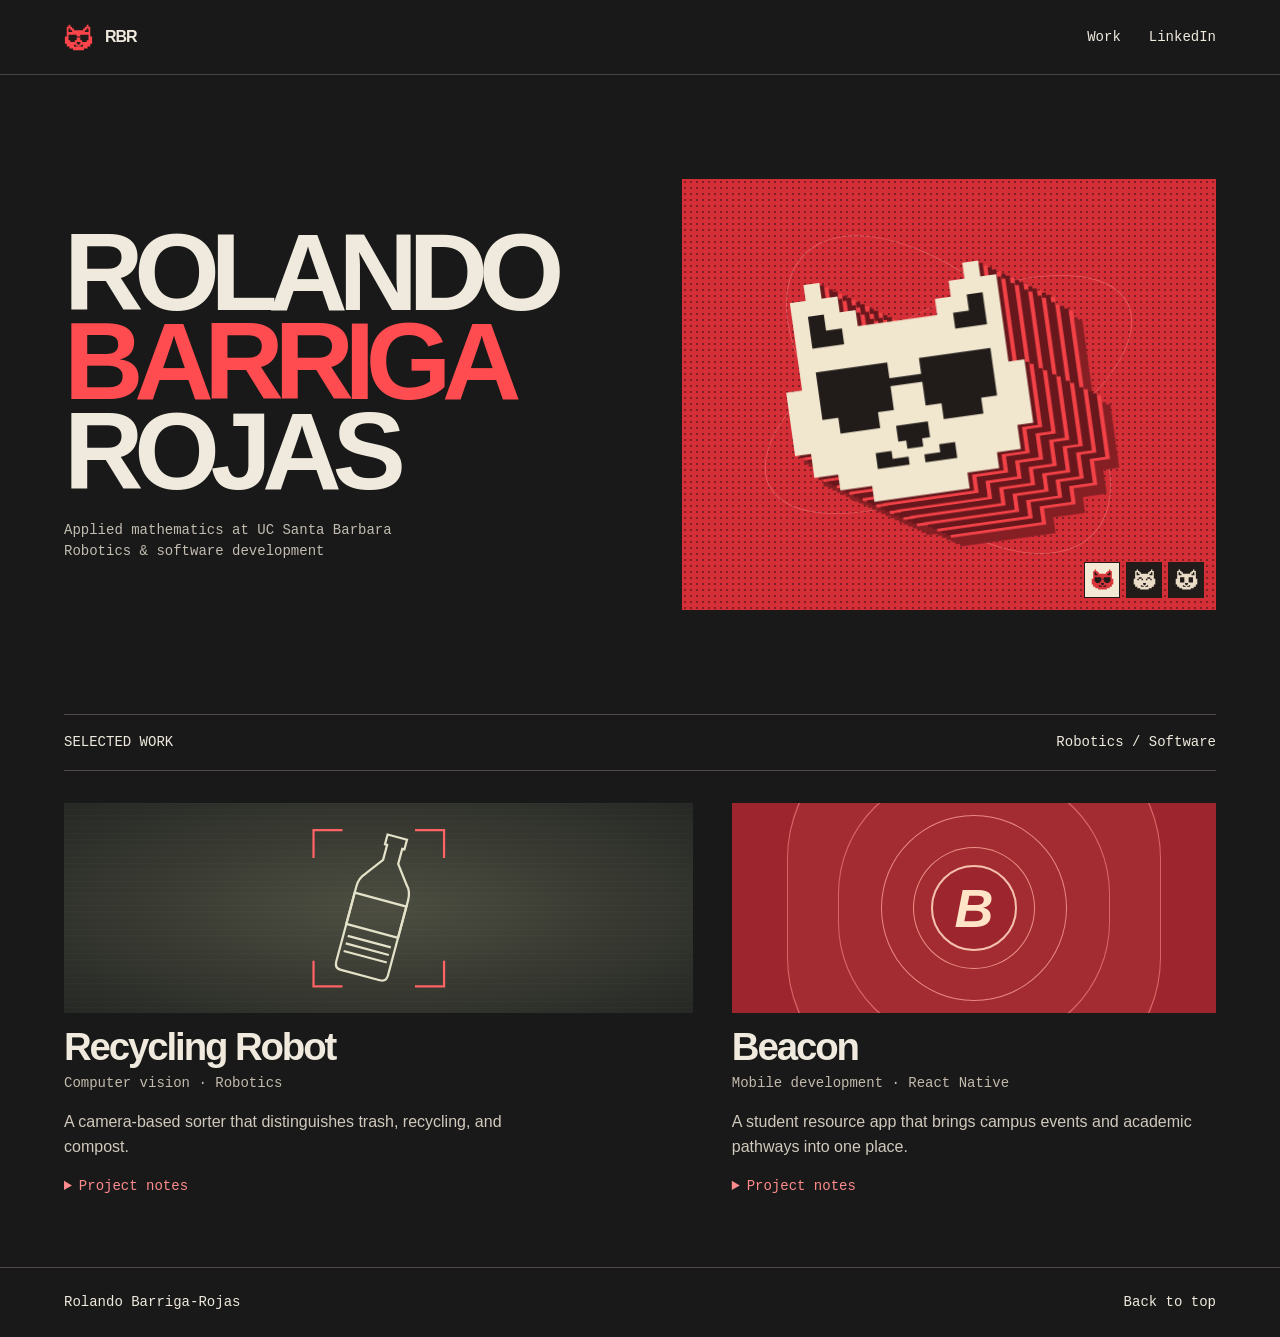
<file: index.html>
<!doctype html><html lang="en"><meta charset="utf-8"><meta name="viewport" content="width=device-width,initial-scale=1"><meta name="theme-color" content="#191919"><title>Rolando Barriga-Rojas · Selected work</title><style>
*{box-sizing:border-box}html{background:#191919;color:#efeadd;font-family:Arial,Helvetica,sans-serif;scroll-behavior:smooth}body{margin:0}a{color:inherit;text-decoration:none}a:hover,summary:hover{text-decoration:underline}button,a,summary{touch-action:manipulation}a:focus-visible,button:focus-visible,summary:focus-visible{outline:3px solid #ff7175;outline-offset:4px}header,footer,.bar{display:flex;align-items:center;justify-content:space-between;gap:18px}header,main,footer{max-width:1600px;margin:auto;padding-inline:5vw}header{height:75px;border-bottom:1px solid #494340}nav{display:flex;gap:28px}.mono,nav,.bar,summary,footer,figcaption{font:14px/1.5 Consolas,monospace}.brand{display:flex;align-items:center;gap:12px;font-weight:bold;letter-spacing:-1px}.brand svg{width:29px;color:#fc454b}.hero{display:grid;grid-template-columns:1.06fr 1fr;align-items:center;min-height:clamp(480px,71vh,740px);gap:4vw}.intro{padding:44px 0}.intro p{margin:25px 0 0;color:#c2bcb1}.intro h1{font-size:clamp(4rem,8.6vw,9rem);line-height:.81;letter-spacing:-.085em;margin:0;font-weight:900}.intro h1 span{display:block;color:#ff4c50}.art{position:relative;aspect-ratio:1.24;background-color:#d42f37;background-image:radial-gradient(#841e25 .9px,transparent 1px);background-size:6px 6px;display:grid;place-items:center;overflow:hidden;margin:30px 0;isolation:isolate}.art:before,.art:after{content:"";position:absolute;z-index:-1;width:75%;height:75%;border:1px solid #ff999466;border-radius:50%;transform:rotate(-27deg) scaleY(.53)}.art:after{transform:rotate(44deg) scaleY(.65)}.art>svg{width:66%;transform:rotate(-8deg);filter:drop-shadow(8px 10px 0 #861f24)}.switcher{display:flex;align-items:center;gap:6px;position:absolute;bottom:12px;right:12px}.switcher button{display:grid;place-items:center;width:36px;height:36px;background:#211b1a;color:#eadcc6;border:1px solid #211b1a;cursor:pointer}.switcher svg{width:23px}.switcher button[aria-pressed=true]{background:#f3ead5;color:#d73539}.bar{border-block:1px solid #514945;padding:17px 0}.bar h2{font:inherit;margin:0}.work{display:grid;grid-template-columns:1.3fr 1fr;gap:3vw;margin:32px 0 70px}.panel{height:210px;position:relative;display:grid;place-items:center;overflow:hidden;background:#282825}.scope{background:repeating-linear-gradient(0deg,transparent 0 5px,#ffffff08 6px),radial-gradient(ellipse at center,#4d4e41,#252824)}.scope svg{height:85%;width:90%}.signal{background:#9d262e}.signal i{position:absolute;width:86px;height:86px;border-radius:50%;border:2px solid #f3c0ac;box-shadow:0 0 0 17px #a32b32,0 0 0 18px #ec9185,0 0 0 49px #a32b32,0 0 0 50px #e88880,0 0 0 92px #a32b32,0 0 0 93px #d66667,0 0 0 143px #a32b32,0 0 0 144px #d66667}.signal b{color:#ffe4c8;font-size:54px;font-style:italic;z-index:1}article h3{font-size:clamp(26px,3vw,44px);letter-spacing:-.055em;margin:12px 0 4px}article p{line-height:1.55;max-width:52ch;color:#d0c9bc}article .mono{color:#c3baad}summary{cursor:pointer;width:fit-content;color:#ff8b8c}footer{border-top:1px solid #514945;padding-block:24px}button{font:inherit}@media(max-width:720px){header{height:60px}.hero{grid-template-columns:1fr;gap:0}.intro{padding:36px 0 20px}.intro h1{font-size:clamp(60px,16vw,108px)}.art{margin:0 0 25px;aspect-ratio:1.5}.art>svg{width:50%}.work{grid-template-columns:1fr;gap:32px}nav{gap:15px}}@media(prefers-reduced-motion:reduce){html{scroll-behavior:auto}}
</style><header><a class="brand" href="#top" aria-label="Rolando Barriga-Rojas, home"><svg viewBox="0 0 32 32" aria-hidden="true"><path d="M3 15V4h2V2h2v2h2v2h2v2h10V6h2V4h2V2h2v2h2v11h2v8h-2v3h-3v2h-4v2H10v-2H6v-2H3v-3H1v-8Z" fill="currentColor"/><g fill="#211b1a"><path d="M5 6h2v2h2v2H5Zm20 0h2v4h-4V8h2Z"/><path  d="M5 13h9v2h4v-2h9v6h-2v2h-5v-2h-2v-3h-4v3h-2v2H7v-2H5Z"/><path d="M14 21h4v2h-1v1h-2v-1h-1Zm-3 3h2v1h2v1h-4Zm6 1h2v-1h2v2h-4Z"/></g></svg> RBR</a><nav><a href="#work">Work</a><a href="https://www.linkedin.com/in/rolandobarrigarojas/">LinkedIn</a></nav></header><main id="top"><section class="hero" aria-label="Introduction"><div class="intro"><h1>ROLANDO<span>BARRIGA</span>ROJAS</h1><p class="mono">Applied mathematics at UC Santa Barbara<br>Robotics &amp; software development</p></div><figure class="art" aria-label="Pixel cat portrait with selectable expressions"><svg viewBox="-1 -1 44 38" aria-hidden="true"><path d="M3 15V4h2V2h2v2h2v2h2v2h10V6h2V4h2V2h2v2h2v11h2v8h-2v3h-3v2h-4v2H10v-2H6v-2H3v-3H1v-8Z" transform="translate(8.84 5.78)" fill="#f24247"/><path d="M3 15V4h2V2h2v2h2v2h2v2h10V6h2V4h2V2h2v2h2v11h2v8h-2v3h-3v2h-4v2H10v-2H6v-2H3v-3H1v-8Z" transform="translate(8.32 5.44)" fill="#68171c"/><path d="M3 15V4h2V2h2v2h2v2h2v2h10V6h2V4h2V2h2v2h2v11h2v8h-2v3h-3v2h-4v2H10v-2H6v-2H3v-3H1v-8Z" transform="translate(7.800000000000001 5.1000000000000005)" fill="#68171c"/><path d="M3 15V4h2V2h2v2h2v2h2v2h10V6h2V4h2V2h2v2h2v11h2v8h-2v3h-3v2h-4v2H10v-2H6v-2H3v-3H1v-8Z" transform="translate(7.28 4.760000000000001)" fill="#f24247"/><path d="M3 15V4h2V2h2v2h2v2h2v2h10V6h2V4h2V2h2v2h2v11h2v8h-2v3h-3v2h-4v2H10v-2H6v-2H3v-3H1v-8Z" transform="translate(6.76 4.42)" fill="#68171c"/><path d="M3 15V4h2V2h2v2h2v2h2v2h10V6h2V4h2V2h2v2h2v11h2v8h-2v3h-3v2h-4v2H10v-2H6v-2H3v-3H1v-8Z" transform="translate(6.24 4.08)" fill="#68171c"/><path d="M3 15V4h2V2h2v2h2v2h2v2h10V6h2V4h2V2h2v2h2v11h2v8h-2v3h-3v2h-4v2H10v-2H6v-2H3v-3H1v-8Z" transform="translate(5.720000000000001 3.74)" fill="#f24247"/><path d="M3 15V4h2V2h2v2h2v2h2v2h10V6h2V4h2V2h2v2h2v11h2v8h-2v3h-3v2h-4v2H10v-2H6v-2H3v-3H1v-8Z" transform="translate(5.2 3.4000000000000004)" fill="#68171c"/><path d="M3 15V4h2V2h2v2h2v2h2v2h10V6h2V4h2V2h2v2h2v11h2v8h-2v3h-3v2h-4v2H10v-2H6v-2H3v-3H1v-8Z" transform="translate(4.68 3.06)" fill="#68171c"/><path d="M3 15V4h2V2h2v2h2v2h2v2h10V6h2V4h2V2h2v2h2v11h2v8h-2v3h-3v2h-4v2H10v-2H6v-2H3v-3H1v-8Z" transform="translate(4.16 2.72)" fill="#f24247"/><path d="M3 15V4h2V2h2v2h2v2h2v2h10V6h2V4h2V2h2v2h2v11h2v8h-2v3h-3v2h-4v2H10v-2H6v-2H3v-3H1v-8Z" transform="translate(3.64 2.3800000000000003)" fill="#68171c"/><path d="M3 15V4h2V2h2v2h2v2h2v2h10V6h2V4h2V2h2v2h2v11h2v8h-2v3h-3v2h-4v2H10v-2H6v-2H3v-3H1v-8Z" transform="translate(3.12 2.04)" fill="#68171c"/><path d="M3 15V4h2V2h2v2h2v2h2v2h10V6h2V4h2V2h2v2h2v11h2v8h-2v3h-3v2h-4v2H10v-2H6v-2H3v-3H1v-8Z" transform="translate(2.6 1.7000000000000002)" fill="#f24247"/><path d="M3 15V4h2V2h2v2h2v2h2v2h10V6h2V4h2V2h2v2h2v11h2v8h-2v3h-3v2h-4v2H10v-2H6v-2H3v-3H1v-8Z" transform="translate(2.08 1.36)" fill="#68171c"/><path d="M3 15V4h2V2h2v2h2v2h2v2h10V6h2V4h2V2h2v2h2v11h2v8h-2v3h-3v2h-4v2H10v-2H6v-2H3v-3H1v-8Z" transform="translate(1.56 1.02)" fill="#68171c"/><path d="M3 15V4h2V2h2v2h2v2h2v2h10V6h2V4h2V2h2v2h2v11h2v8h-2v3h-3v2h-4v2H10v-2H6v-2H3v-3H1v-8Z" transform="translate(1.04 0.68)" fill="#f24247"/><path d="M3 15V4h2V2h2v2h2v2h2v2h10V6h2V4h2V2h2v2h2v11h2v8h-2v3h-3v2h-4v2H10v-2H6v-2H3v-3H1v-8Z" transform="translate(0.52 0.34)" fill="#68171c"/><path d="M3 15V4h2V2h2v2h2v2h2v2h10V6h2V4h2V2h2v2h2v11h2v8h-2v3h-3v2h-4v2H10v-2H6v-2H3v-3H1v-8Z" fill="#f1e7ce"/><g fill="#211b1a"><path d="M5 6h2v2h2v2H5Zm20 0h2v4h-4V8h2Z"/><path id="eyes" d="M5 13h9v2h4v-2h9v6h-2v2h-5v-2h-2v-3h-4v3h-2v2H7v-2H5Z"/><path d="M14 21h4v2h-1v1h-2v-1h-1Zm-3 3h2v1h2v1h-4Zm6 1h2v-1h2v2h-4Z"/></g></svg><div class="switcher" role="group" aria-label="Cat expression"><button title="Sunglasses" aria-label="Sunglasses" aria-pressed="true" data-face="0"><svg viewBox="0 0 32 32" aria-hidden="true"><path d="M3 15V4h2V2h2v2h2v2h2v2h10V6h2V4h2V2h2v2h2v11h2v8h-2v3h-3v2h-4v2H10v-2H6v-2H3v-3H1v-8Z" fill="currentColor"/><g fill="#211b1a"><path d="M5 6h2v2h2v2H5Zm20 0h2v4h-4V8h2Z"/><path  d="M5 13h9v2h4v-2h9v6h-2v2h-5v-2h-2v-3h-4v3h-2v2H7v-2H5Z"/><path d="M14 21h4v2h-1v1h-2v-1h-1Zm-3 3h2v1h2v1h-4Zm6 1h2v-1h2v2h-4Z"/></g></svg></button><button title="Happy" aria-label="Happy" aria-pressed="false" data-face="1"><svg viewBox="0 0 32 32" aria-hidden="true"><path d="M3 15V4h2V2h2v2h2v2h2v2h10V6h2V4h2V2h2v2h2v11h2v8h-2v3h-3v2h-4v2H10v-2H6v-2H3v-3H1v-8Z" fill="currentColor"/><g fill="#211b1a"><path d="M5 6h2v2h2v2H5Zm20 0h2v4h-4V8h2Z"/><path  d="M6 15h2v-2h4v2h2v2h-2v-2H8v2H6Zm12 0h2v-2h4v2h2v2h-2v-2h-4v2h-2Z"/><path d="M14 21h4v2h-1v1h-2v-1h-1Zm-3 3h2v1h2v1h-4Zm6 1h2v-1h2v2h-4Z"/></g></svg></button><button title="Curious" aria-label="Curious" aria-pressed="false" data-face="2"><svg viewBox="0 0 32 32" aria-hidden="true"><path d="M3 15V4h2V2h2v2h2v2h2v2h10V6h2V4h2V2h2v2h2v11h2v8h-2v3h-3v2h-4v2H10v-2H6v-2H3v-3H1v-8Z" fill="currentColor"/><g fill="#211b1a"><path d="M5 6h2v2h2v2H5Zm20 0h2v4h-4V8h2Z"/><path  d="M7 13h6v7H7Zm12 0h6v7h-6Z"/><path d="M14 21h4v2h-1v1h-2v-1h-1Zm-3 3h2v1h2v1h-4Zm6 1h2v-1h2v2h-4Z"/></g></svg></button></div></figure></section><section id="work"><div class="bar"><h2>SELECTED WORK</h2><span>Robotics / Software</span></div><div class="work"><article><div class="panel scope" aria-hidden="true"><svg viewBox="0 0 400 160"><g transform="rotate(15 200 80)" stroke="#e4e3c9" fill="none" stroke-width="2"><path d="M191 14h18v9h-2v14l12 16q5 5 5 13v70q0 6-6 6h-36q-6 0-6-6V66q0-8 5-13l12-16V23h-2z"/><path d="M176 72h48v29h-48zm4 39h40m-40 7h40m-40 7h40"/></g><path d="M142 35V10h26m65 0h26v25m0 92v23h-26m-65 0h-26v-23" stroke="#ff6365" stroke-width="2" fill="none"/></svg></div><h3>Recycling Robot</h3><div class="mono">Computer vision · Robotics</div><p>A camera-based sorter that distinguishes trash, recycling, and compost.</p><details><summary>Project notes</summary><p>I led software work on the recycling robot across three community colleges. The project connected YOLO object detection with a stepper-driven sorting mechanism.</p></details></article><article><div class="panel signal" aria-hidden="true"><i></i><b>B</b></div><h3>Beacon</h3><div class="mono">Mobile development · React Native</div><p>A student resource app that brings campus events and academic pathways into one place.</p><details><summary>Project notes</summary><p>I developed Beacon for iOS and Android, organizing the experience around a personal feed, pathways, and a calendar.</p></details></article></div></section></main><footer><span>Rolando Barriga-Rojas</span><a href="#top">Back to top</a></footer><script>const faces=["M5 13h9v2h4v-2h9v6h-2v2h-5v-2h-2v-3h-4v3h-2v2H7v-2H5Z","M6 15h2v-2h4v2h2v2h-2v-2H8v2H6Zm12 0h2v-2h4v2h2v2h-2v-2h-4v2h-2Z","M7 13h6v7H7Zm12 0h6v7h-6Z"];const controls=document.querySelectorAll('[data-face]');for(const control of controls){control.addEventListener('click',()=>{document.querySelector('#eyes').setAttribute('d',faces[Number(control.dataset.face)]);for(const button of controls)button.setAttribute('aria-pressed',String(button===control));});}</script></html>
</file>
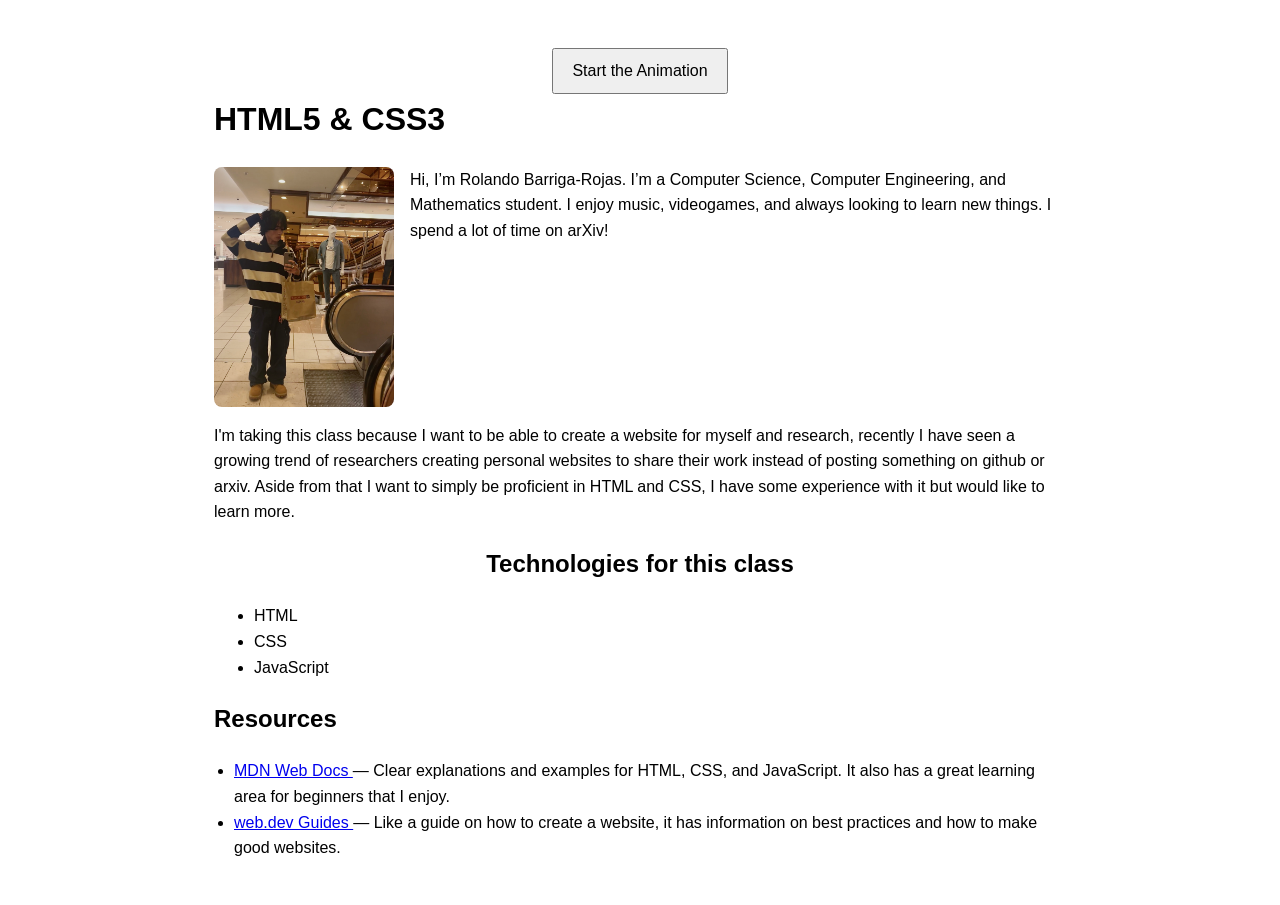
<file: homework1/index.html>
<!DOCTYPE html>
<html lang="en">
<head>
    <meta charset="utf-8">
    <meta name="viewport" content="width=device-width, initial-scale=1">

    <title>HTML5 & CSS3 — Homework 1</title>
    <meta name="description" content="A one-page website demonstrating HTML5 structure and external CSS layout for Homework 1.">

    <link rel="stylesheet" href="styles.css">
</head>

<body>
    <main class="page">
        <header>
            <button id="animateBtn" type="button">Start the Animation</button>
            <h1 id="mainTitle">HTML5 & CSS3</h1>
        </header>

        <!-- About me portion -->
        <section class="about">
            <h2 class="visually-hidden">About Me</h2>

            <img
              id="profilePhoto"
              src="images/casting1.jpg"
              alt="Portrait photo of Rolando Barriga-Rojas"
              class="about__photo">

            <p class="about__text">
                Hi, I’m Rolando Barriga-Rojas. I’m a Computer Science, Computer Engineering, and Mathematics student.
                I enjoy music, videogames, and always looking to learn new things. I spend a lot of time on arXiv! 
            </p>
        </section>

        <!-- Reason for attending -->
        <section class="reason">
            <h2 class="visually-hidden">Why I’m Taking This Class</h2>

            <p>
                I'm taking this class because I want to be able to create a website for myself and research, recently I have seen a growing trend 
                of researchers creating personal websites to share their work instead of posting something on github or arxiv. Aside from that 
                I want to simply be proficient in HTML and CSS, I have some experience with it but would like to learn more. 
            </p>
        </section>

        <!--Technologies -->
        <section class="tech">
            <h2>Technologies for this class</h2>
            <ul>
                <li>HTML</li>
                <li>CSS</li>
                <li>JavaScript</li>
            </ul>
        </section>

        <!-- Resources -->
        <section class="resources">
            <h2>Resources</h2>
            <ul class="resources__list">
                <li>
                    <a href="https://developer.mozilla.org/"
                       target="_blank"
                       rel="noopener noreferrer">
                        MDN Web Docs
                    </a>
                    — Clear explanations and examples for HTML, CSS, and JavaScript. It also has a great learning area
                    for beginners that I enjoy.
                </li>

                <li>
                    <a href="https://web.dev/"
                       target="_blank"
                       rel="noopener noreferrer">
                        web.dev Guides
                    </a>
                    — Like a guide on how to create a website, it has information on best practices and 
                    how to make good websites.
                </li>
            </ul>
        </section>
    </main>

    <script src="https://code.jquery.com/jquery-3.7.1.min.js"></script>
    <script src="script.js"></script>
</body>
</html>
</file>
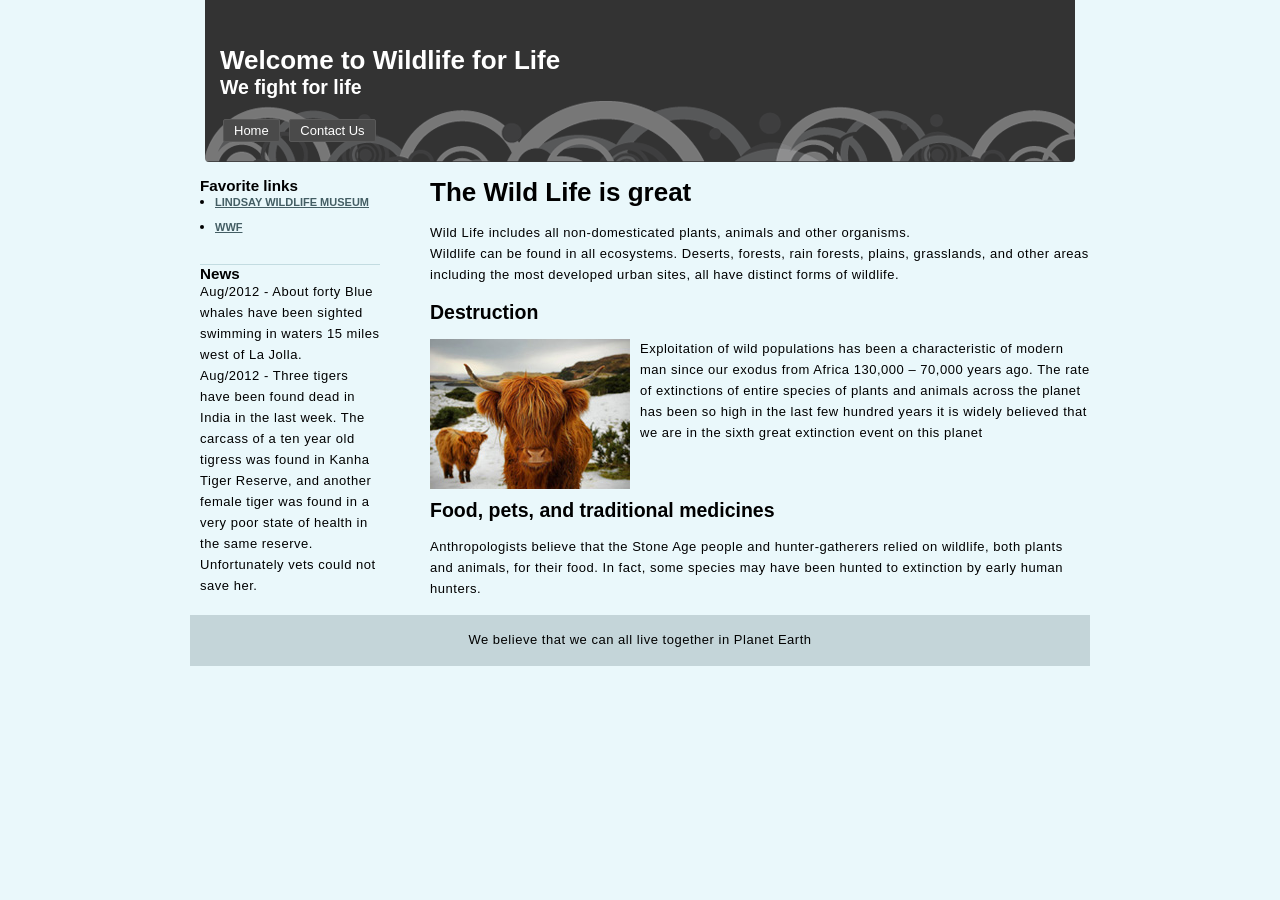
<file: homework2/index.html>
<!DOCTYPE html>
<html lang="en">
<head>
  <meta charset="utf-8">
  <meta name="viewport" content="width=device-width, initial-scale=1.0">
  <link rel="stylesheet" href="style.css">
  <title>Wild Life</title>
</head>

<body>
    <div id="header">
        <h1>Welcome to Wildlife for Life</h1>
        <h2>We fight for life</h2>
        
        <ul class="navigation">
            <li><a href="index.html" title="home">Home</a></li>
            <li><a href="#" title="contact">Contact Us</a></li>
        </ul>
    </div>
    
    <div class="content">
    
    <div class="col-right">
        
        <h1>The Wild Life is great</h1><br />
        <p>Wild Life includes all non-domesticated plants, animals and other organisms.</p>
        <p>Wildlife can be found in all ecosystems. Deserts, forests, rain forests, plains, grasslands, and other areas including the most developed urban sites, all have distinct forms of wildlife.</p><br />
        
        <h2>Destruction</h2><br />
        <img src="images/img1.jpg" class="float-left" alt="alternative text.  This text is for screen readers or in the instance an image can't load, a description of what should have been here." /><p>Exploitation of wild populations has been a characteristic of modern man since our exodus from Africa 130,000 – 70,000 years ago. The rate of extinctions of entire species of plants and animals across the planet has been so high in the last few hundred years it is widely believed that we are in the sixth great extinction event on this planet</p><br />
        
        <h2 class="clear">Food, pets, and traditional medicines</h2><br />
        <p>Anthropologists believe that the Stone Age people and hunter-gatherers relied on wildlife, both plants and animals, for their food. In fact, some species may have been hunted to extinction by early human hunters.</p>
    </div>
    
    <div class="sidebar-left">
    	<h3>Favorite links</h3>
    	<ul class="list">
        	<li><a href="http://wildlife-museum.org/" title="Lindsay Wildlife Museum">Lindsay Wildlife Museum</a></li>
            <li><a href="http://www.worldwildlife.org/home-full.html" title="WWF">WWF</a></li>
        </ul>
        
        <h3>News</h3>
        <p>Aug/2012 - About forty Blue whales have been sighted swimming in waters 15 miles west of La Jolla.</p>
        <p>Aug/2012 - Three tigers have been found dead in India in the last week. The carcass of a ten year old tigress was found in Kanha Tiger Reserve, and another female tiger was found in a very poor state of health in the same reserve. Unfortunately vets could not save her.</p>
    </div>
    <br class="clear" />  
    </div>
    <div id="footer">
        <p>We believe that we can all live together in Planet Earth</p>
    </div>
</body>
</html>
</file>
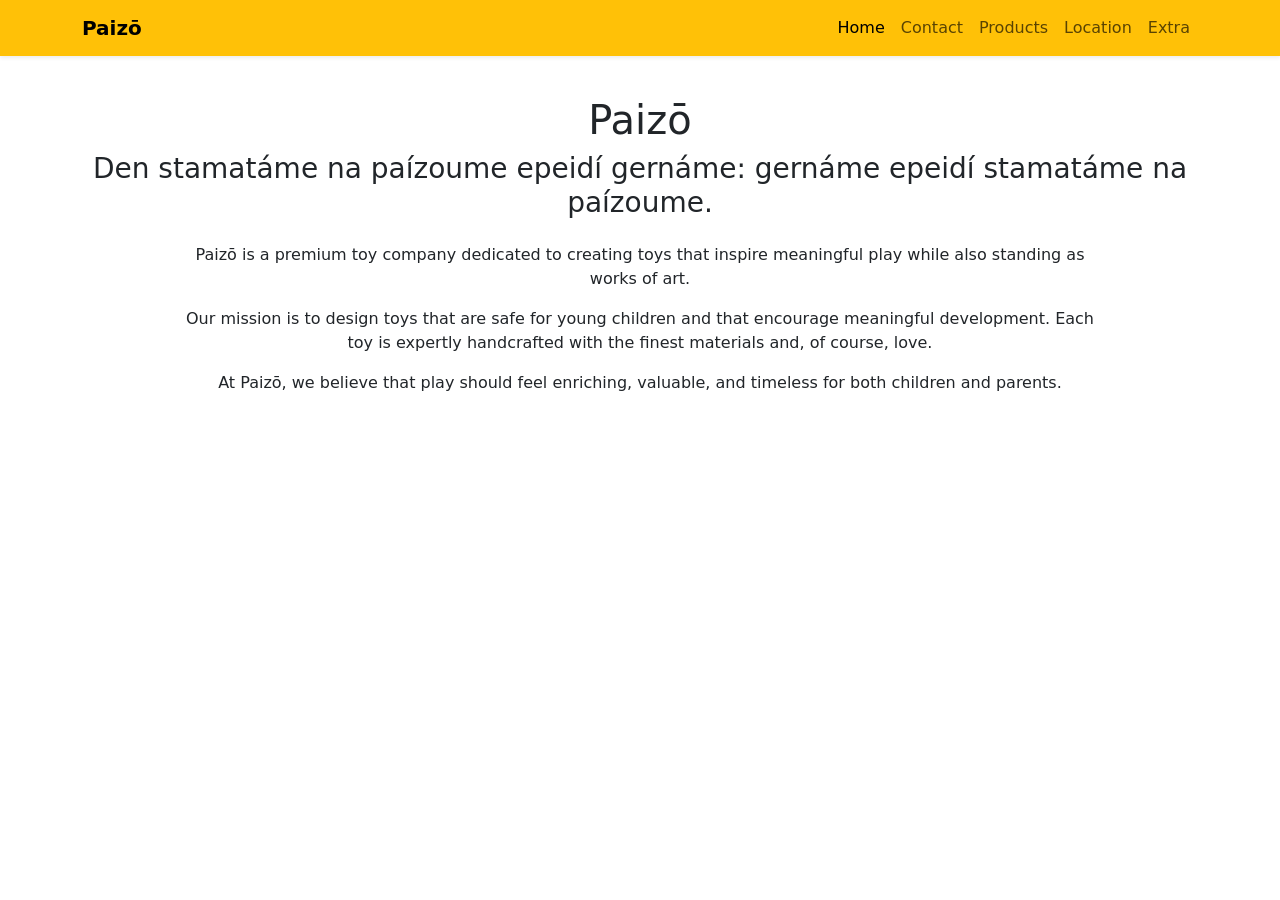
<file: homework3/index.html>
<!DOCTYPE html>
<html lang="en">
<head>
  <meta charset="UTF-8">
  <title>Paizō - Home</title>
  <meta name="description" content="Paizo luxury educational toys for curious young minds">
  <meta name="viewport" content="width=device-width, initial-scale=1">

  <link href="https://cdn.jsdelivr.net/npm/bootstrap@5.3.3/dist/css/bootstrap.min.css" rel="stylesheet">
  <script src="https://cdn.jsdelivr.net/npm/bootstrap@5.3.3/dist/js/bootstrap.bundle.min.js"></script>
</head>

<body>
  <nav class="navbar navbar-expand-lg navbar-light bg-warning fixed-top shadow-sm">
    <div class="container">
      <a class="navbar-brand fw-bold" href="index.html">Paizō</a>

      <button class="navbar-toggler" type="button" data-bs-toggle="collapse" data-bs-target="#mainNav" aria-controls="mainNav" aria-expanded="false" aria-label="Toggle navigation">
        <span class="navbar-toggler-icon"></span>
      </button>

      <div class="collapse navbar-collapse" id="mainNav">
        <ul class="navbar-nav ms-auto">
          <li class="nav-item"><a class="nav-link active" href="index.html">Home</a></li>
          <li class="nav-item"><a class="nav-link" href="contact.html">Contact</a></li>
          <li class="nav-item"><a class="nav-link" href="products.html">Products</a></li>
          <li class="nav-item"><a class="nav-link" href="location.html">Location</a></li>
          <li class="nav-item"><a class="nav-link" href="extra.html">Extra</a></li>
        </ul>
      </div>
    </div>
  </nav>

  <main class="container pt-5 mt-5">
    <header class="text-center mb-4">
      <h1>Paizō</h1>
      <h2 class="h3">Den stamatáme na paízoume epeidí gernáme: gernáme epeidí stamatáme na paízoume.</h2>
    </header>

    <div class="col-lg-10 mx-auto text-center">
      <p>Paizō is a premium toy company dedicated to creating toys that inspire meaningful play while also standing as works of art.</p>

      <p>Our mission is to design toys that are safe for young children and that encourage meaningful development. Each toy is expertly handcrafted with the finest materials and, of course, love.</p>

      <p>At Paizō, we believe that play should feel enriching, valuable, and timeless for both children and parents.</p>
    </div>
  </main>
</body>
</html>
</file>
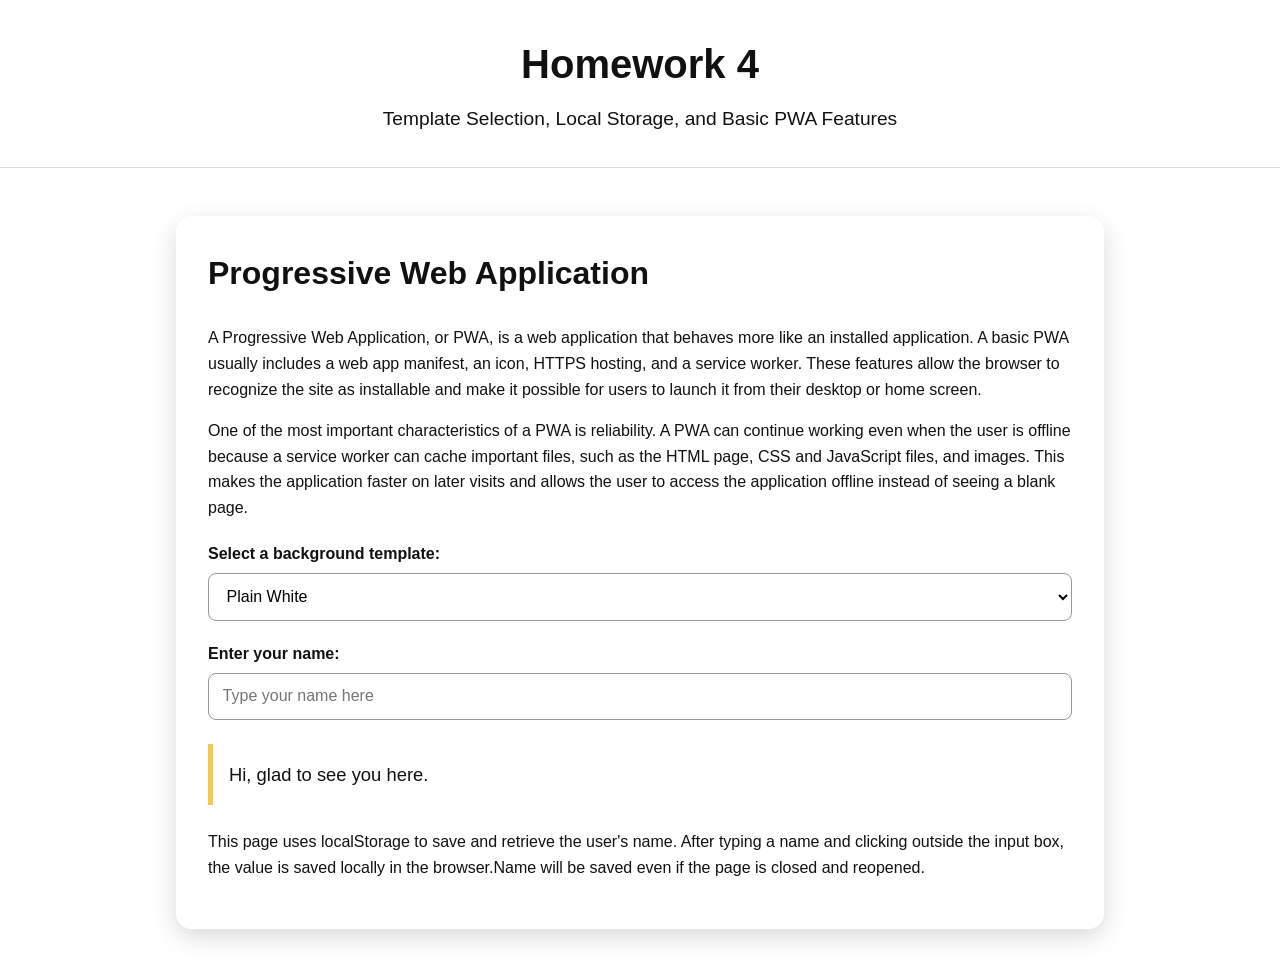
<file: homework4/index.html>
<!DOCTYPE html>
<html lang="en">
<head>
  <meta charset="UTF-8">
  <meta name="description" content="Homework 4 PWA page with background template selection and local storage.">
  <meta name="viewport" content="width=device-width, initial-scale=1.0">
  <title>Homework 4 - PWA</title>

  <link rel="stylesheet" href="styles.css">
  <link rel="manifest" href="manifest.json">
  <meta name="theme-color" content="#f7c948">
</head>

<body>
  <header class="site-header">
    <h1>Homework 4</h1>
    <p>Template Selection, Local Storage, and Basic PWA Features</p>
  </header>

  <main class="container">
    <section class="card">
      <h2>Progressive Web Application</h2>

      <p>
        A Progressive Web Application, or PWA, is a web application that behaves more like an installed application. A basic PWA usually includes a web app manifest, an icon, HTTPS hosting, and a service worker. These features allow the browser to recognize the site as installable and make it possible for users to launch it from their desktop or home screen.
      </p>

      <p>
        One of the most important characteristics of a PWA is reliability. A PWA can continue working even when the user is offline because a service worker can cache important files, such as the HTML page, CSS and JavaScript files, and images. This makes the application faster on later visits and allows the user to access the application offline instead of seeing a blank page. 
      </p>

      <form>
        <label for="templateSelect">Select a background template:</label>
        <select id="templateSelect" name="templateSelect">
          <option value="">Plain White</option>
          <option value="lightblue.jpg">Light Blue</option>
          <option value="lightgold.jpg">Light Gold</option>
        </select>

        <label for="nameInput">Enter your name:</label>
        <input id="nameInput" name="nameInput" type="text" placeholder="Type your name here">

        <p id="greeting" class="greeting">Hi, glad to see you here.</p>
      </form>

      <p class="note">
        This page uses localStorage to save and retrieve the user's name. After typing a name and clicking outside the input box, the value is saved locally in the browser.Name will be saved even if the page is closed and reopened.
      </p>
    </section>
  </main>

  <script src="app.js"></script>
</body>
</html>
</file>
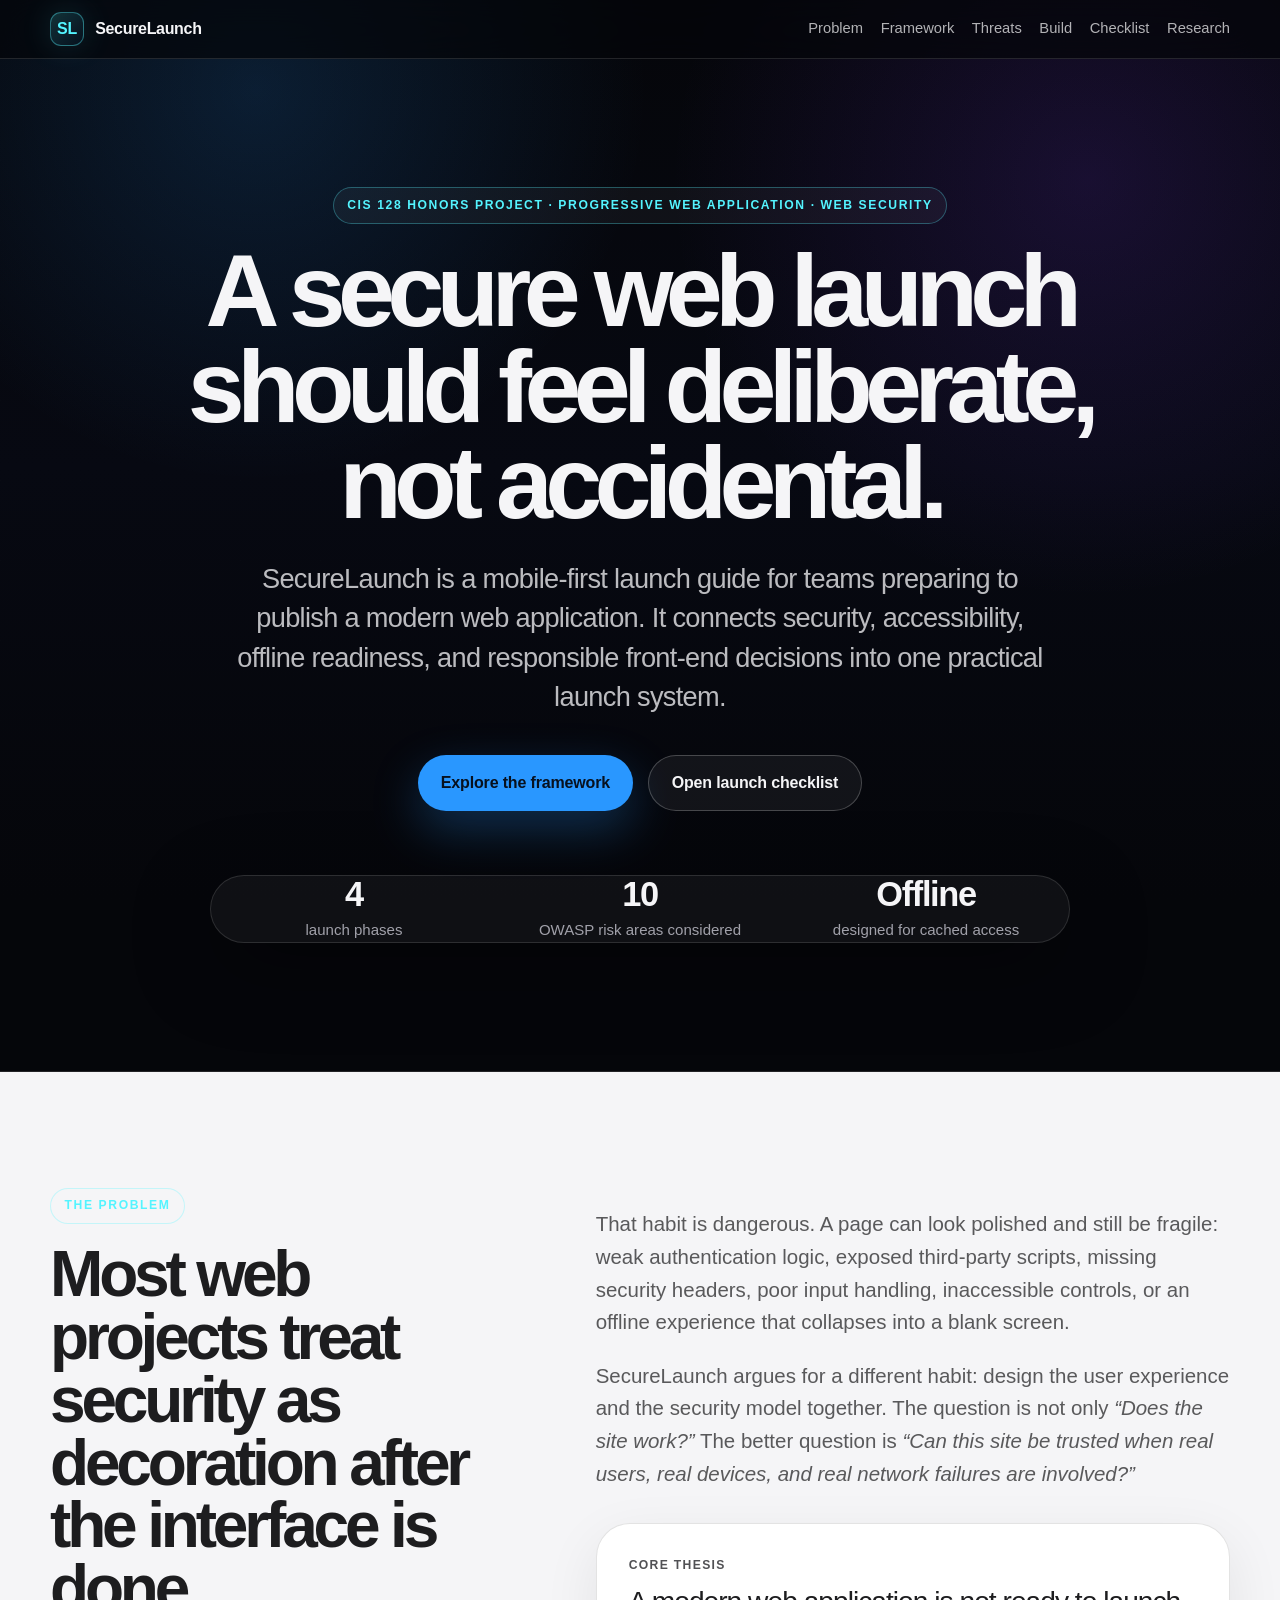
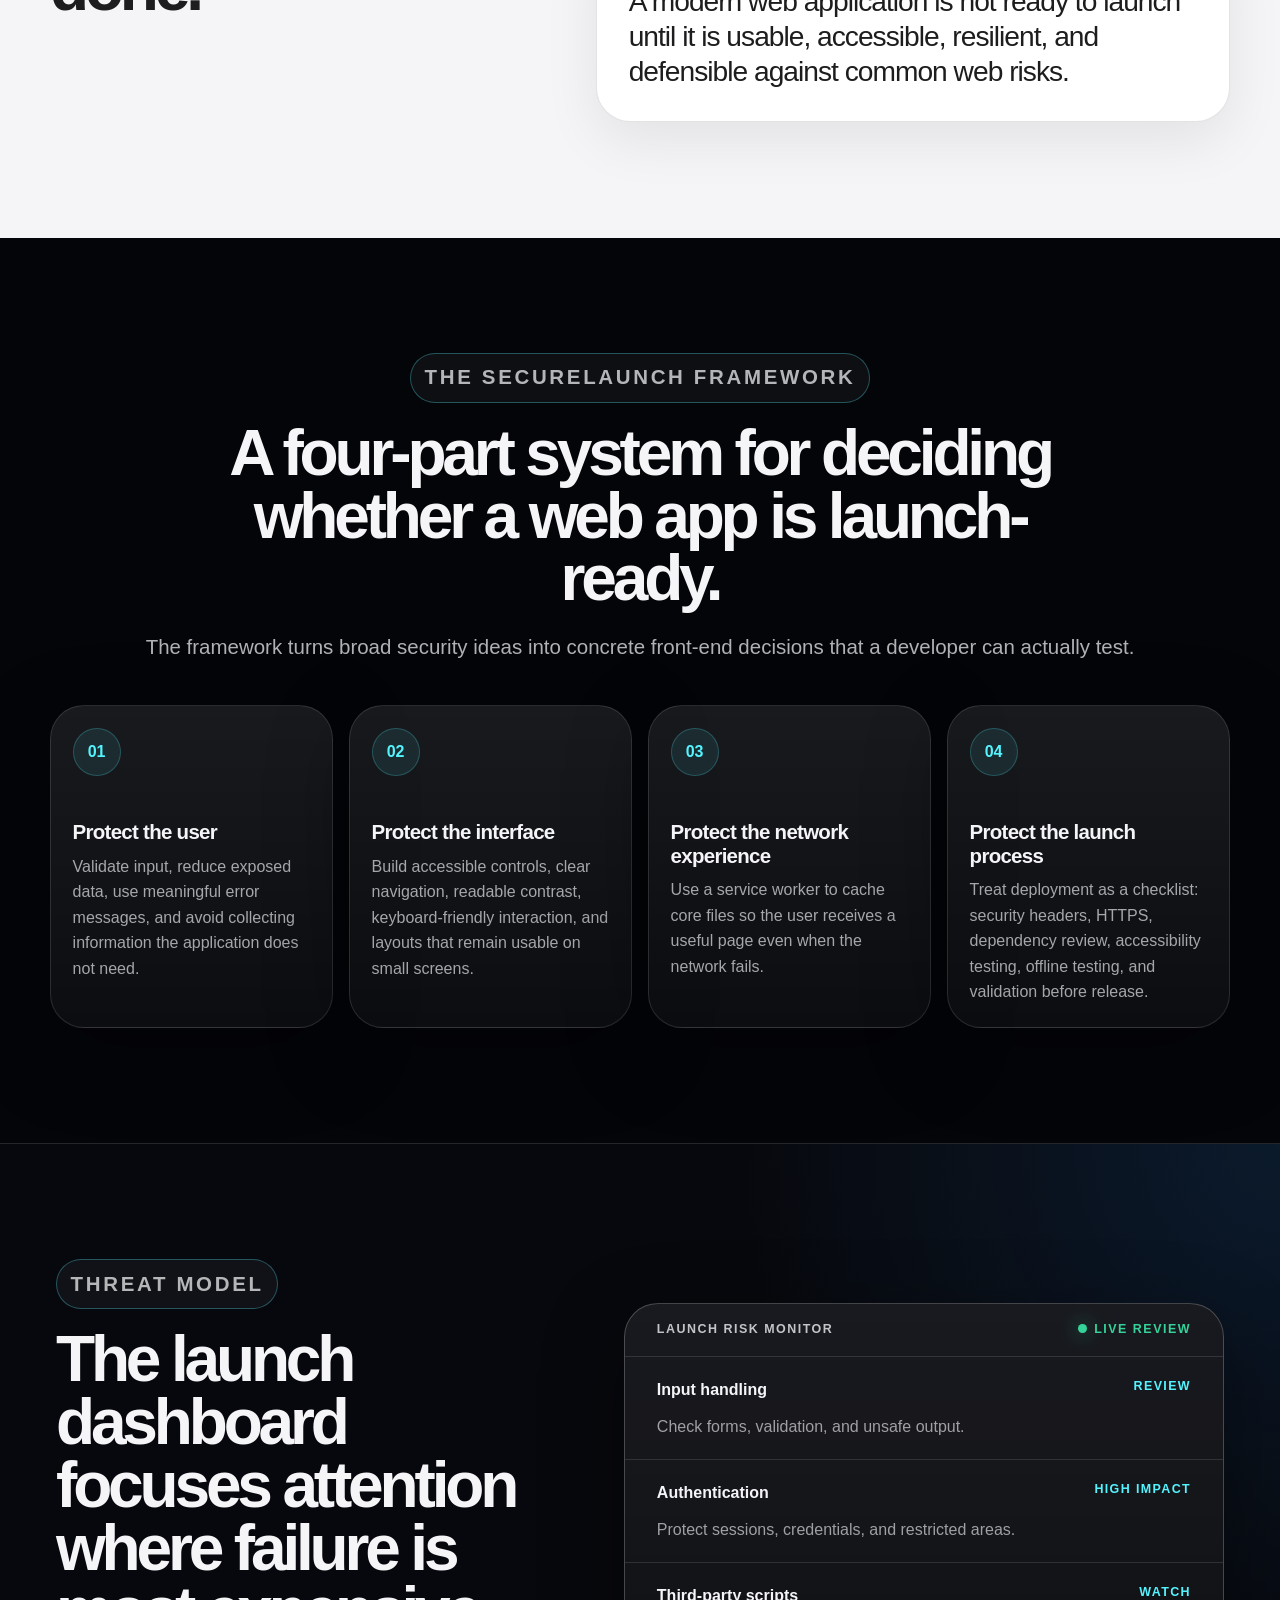
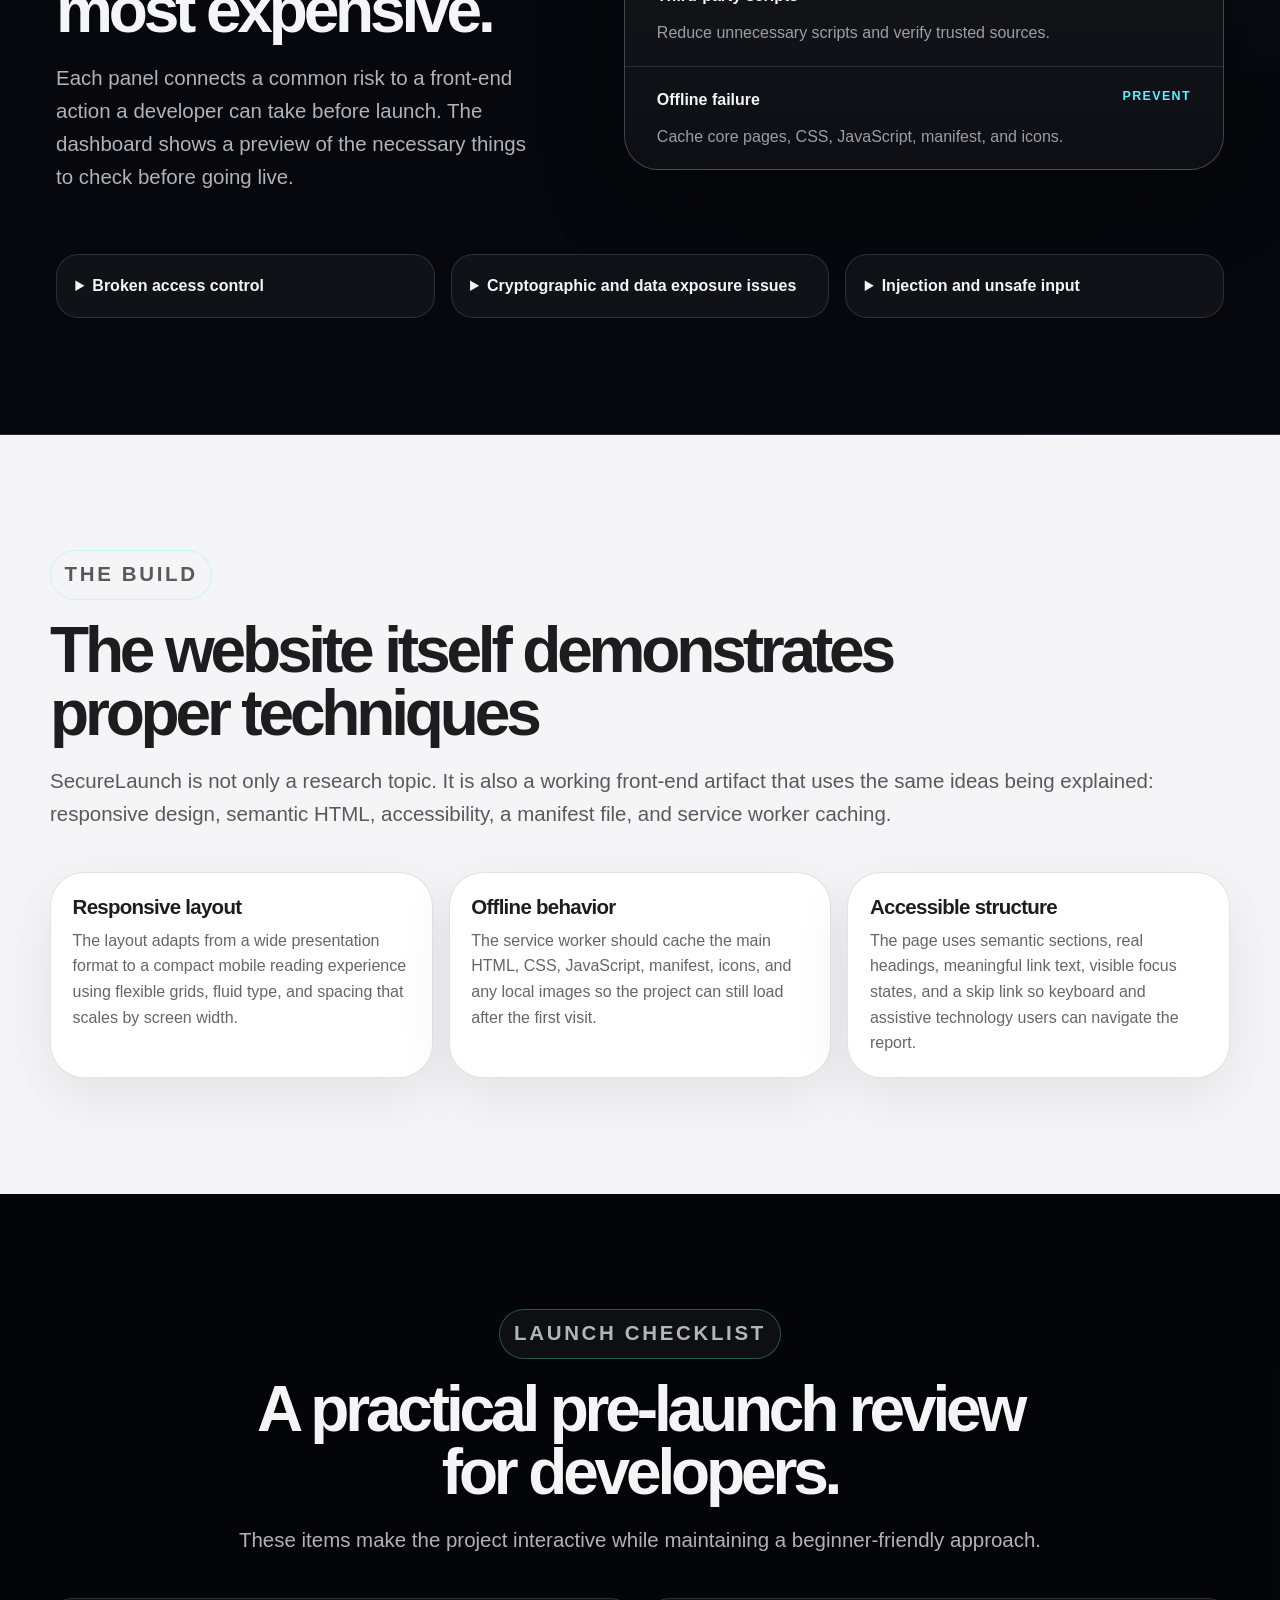
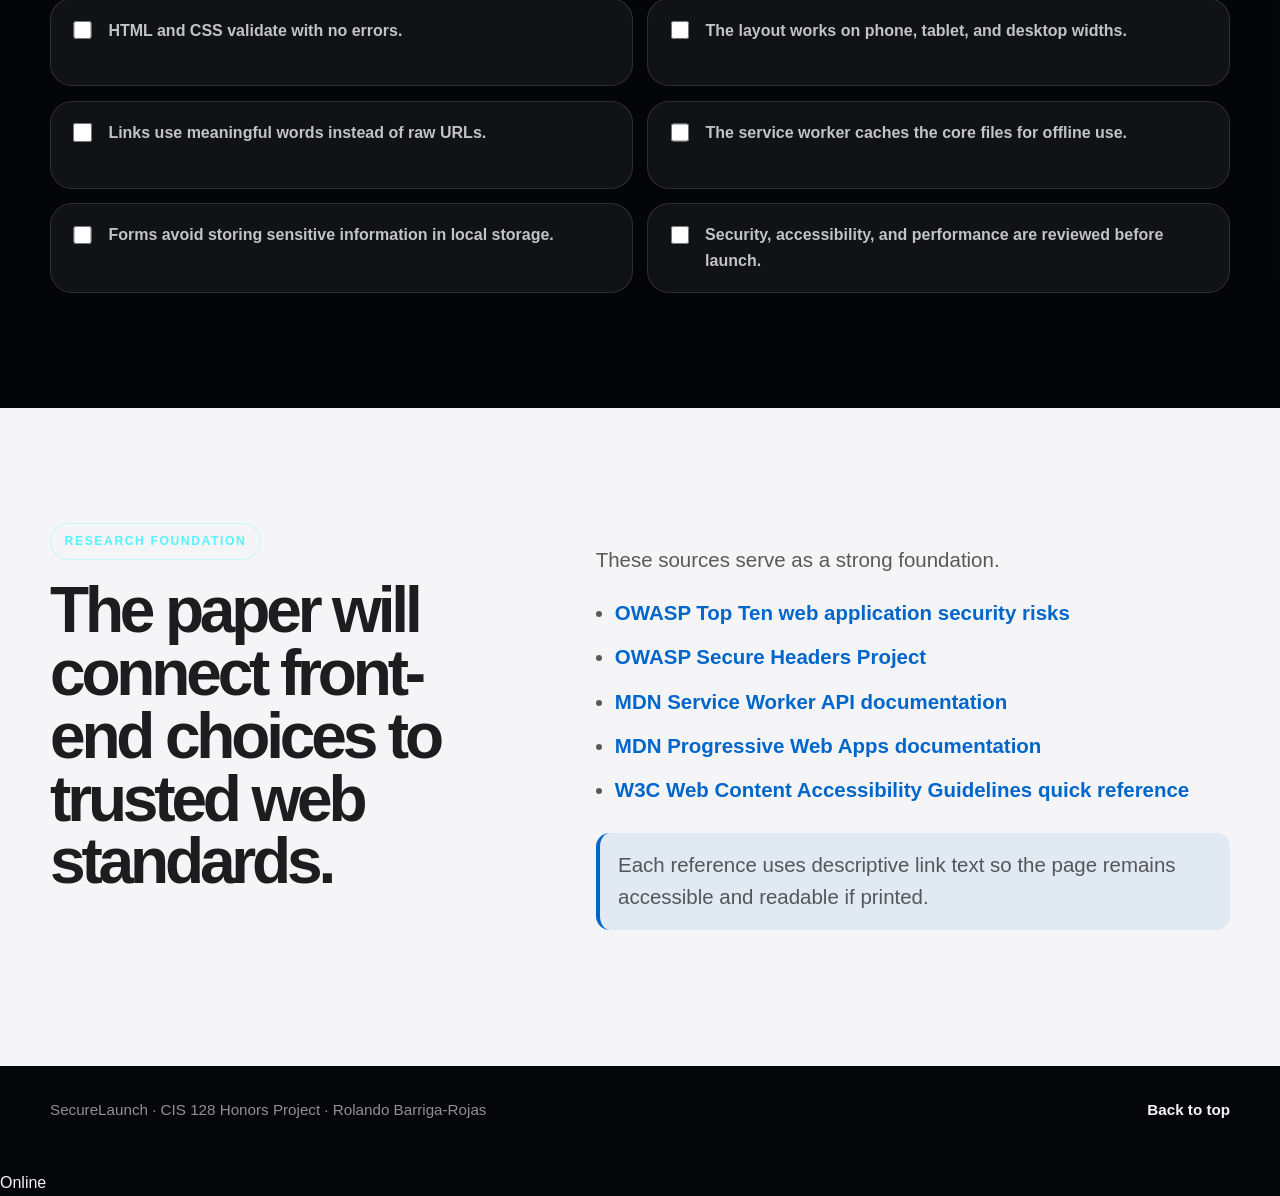
<file: honors/index.html>
<!DOCTYPE html>
<html lang="en">
<head>
  <meta charset="UTF-8">
  <meta name="description" content="SecureLaunch is a CIS 128 Honors progressive web application about web security, accessibility, offline readiness, and responsible launch decisions.">
  <meta name="viewport" content="width=device-width, initial-scale=1.0">
  <meta name="theme-color" content="#05060a">

  <title>SecureLaunch | CIS 128 Honors Project</title>

  <link rel="stylesheet" href="styles.css">
  <link rel="manifest" href="manifest.json">
  <link rel="icon" href="icons/icon-192.png">
</head>

<body>
  <a class="skip-link" href="#main-content">Skip to main content</a>

  <header class="site-header">
    <div class="site-nav">
      <a class="brand" href="#top" aria-label="SecureLaunch home">
        <span class="brand-icon">SL</span>
        <span class="brand-text">SecureLaunch</span>
      </a>

      <nav class="nav-links" aria-label="Page sections">
        <a href="#problem">Problem</a>
        <a href="#framework">Framework</a>
        <a href="#threats">Threats</a>
        <a href="#build">Build</a>
        <a href="#checklist">Checklist</a>
        <a href="#research">Research</a>
      </nav>
    </div>
  </header>

  <main id="main-content">
    <section class="hero" id="top" aria-labelledby="hero-title">
      <div class="hero-inner">
        <p class="eyebrow">CIS 128 Honors Project · Progressive Web Application · Web Security</p>

        <h1 id="hero-title">A secure web launch should feel deliberate, not accidental.</h1>

        <p class="hero-lede">
          SecureLaunch is a mobile-first launch guide for teams preparing to publish a modern web application.
          It connects security, accessibility, offline readiness, and responsible front-end decisions into one
          practical launch system.
        </p>

        <div class="hero-actions">
          <a class="button button-primary" href="#framework">Explore the framework</a>
          <a class="button button-secondary" href="#checklist">Open launch checklist</a>
        </div>

        <div class="hero-metrics">
          <div class="metric-card">
            <strong>4</strong>
            <span>launch phases</span>
          </div>

          <div class="metric-card">
            <strong>10</strong>
            <span>OWASP risk areas considered</span>
          </div>

          <div class="metric-card">
            <strong>Offline</strong>
            <span>designed for cached access</span>
          </div>
        </div>
      </div>
    </section>

    <section class="section section-light" id="problem" aria-labelledby="problem-title">
      <div class="section-grid">
        <div class="section-copy">
          <p class="section-label">The problem</p>
          <h2 id="problem-title">Most web projects treat security as decoration after the interface is done.</h2>
        </div>

        <div class="section-content">
          <p>
            That habit is dangerous. A page can look polished and still be fragile: weak authentication logic,
            exposed third-party scripts, missing security headers, poor input handling, inaccessible controls,
            or an offline experience that collapses into a blank screen.
          </p>

          <p>
            SecureLaunch argues for a different habit: design the user experience and the security model together.
            The question is not only <em>“Does the site work?”</em> The better question is
            <em>“Can this site be trusted when real users, real devices, and real network failures are involved?”</em>
          </p>

          <div class="thesis-card">
            <span>Core thesis</span>
            <p>
              A modern web application is not ready to launch until it is usable, accessible, resilient, and defensible
              against common web risks.
            </p>
          </div>
        </div>
      </div>
    </section>

    <section class="section section-dark" id="framework" aria-labelledby="framework-title">
      <div class="section-heading center">
        <p class="section-label">The SecureLaunch framework</p>
        <h2 id="framework-title">A four-part system for deciding whether a web app is launch-ready.</h2>
        <p>
          The framework turns broad security ideas into concrete front-end decisions that a developer can actually test.
        </p>
      </div>

      <div class="framework-grid">
        <article class="feature-card">
          <span class="card-number">01</span>
          <h3>Protect the user</h3>
          <p>
            Validate input, reduce exposed data, use meaningful error messages, and avoid collecting information
            the application does not need.
          </p>
        </article>

        <article class="feature-card">
          <span class="card-number">02</span>
          <h3>Protect the interface</h3>
          <p>
            Build accessible controls, clear navigation, readable contrast, keyboard-friendly interaction, and
            layouts that remain usable on small screens.
          </p>
        </article>

        <article class="feature-card">
          <span class="card-number">03</span>
          <h3>Protect the network experience</h3>
          <p>
            Use a service worker to cache core files so the user receives a useful page even when the network fails.
          </p>
        </article>

        <article class="feature-card">
          <span class="card-number">04</span>
          <h3>Protect the launch process</h3>
          <p>
            Treat deployment as a checklist: security headers, HTTPS, dependency review, accessibility testing,
            offline testing, and validation before release.
          </p>
        </article>
      </div>
    </section>

    <section class="section section-console" id="threats" aria-labelledby="threats-title">
      <div class="console-layout">
        <div class="console-copy">
          <p class="section-label">Threat model</p>
          <h2 id="threats-title">The launch dashboard focuses attention where failure is most expensive.</h2>
          <p>
            Each panel connects a common risk to a front-end action a developer can take before launch. The dashboard shows a
            preview of the necessary things to check before going live.
          </p>
        </div>

        <section class="console-panel" aria-label="Security risk dashboard">
          <div class="panel-topline">
            <span>Launch risk monitor</span>
            <span class="status-dot">Live review</span>
          </div>

          <div class="risk-table">
            <div class="risk-row">
              <span>Input handling</span>
              <strong>Review</strong>
              <p>Check forms, validation, and unsafe output.</p>
            </div>

            <div class="risk-row">
              <span>Authentication</span>
              <strong>High impact</strong>
              <p>Protect sessions, credentials, and restricted areas.</p>
            </div>

            <div class="risk-row">
              <span>Third-party scripts</span>
              <strong>Watch</strong>
              <p>Reduce unnecessary scripts and verify trusted sources.</p>
            </div>

            <div class="risk-row">
              <span>Offline failure</span>
              <strong>Prevent</strong>
              <p>Cache core pages, CSS, JavaScript, manifest, and icons.</p>
            </div>
          </div>
        </section>
      </div>

      <section class="accordion-group" aria-label="Threat explanations">
        <details>
          <summary>Broken access control</summary>
          <p>
            A user should only reach pages, data, and actions they are permitted to use. The front-end cannot solve
            access control alone, but it should never expose hidden administrative actions casually.
          </p>
        </details>

        <details>
          <summary>Cryptographic and data exposure issues</summary>
          <p>
            Sensitive data should not be stored carelessly in the browser. Local storage is useful for harmless
            preferences, but it is not the right place for passwords, private tokens, or medical information.
          </p>
        </details>

        <details>
          <summary>Injection and unsafe input</summary>
          <p>
            Any field that accepts user input should be treated as untrusted. Forms need validation, clear limits,
            and safe handling before the data is displayed or sent.
          </p>
        </details>
      </section>
    </section>

    <section class="section section-light" id="build" aria-labelledby="build-title">
      <div class="section-heading">
        <p class="section-label">The build</p>
        <h2 id="build-title">The website itself demonstrates proper techniques </h2>
        <p>
          SecureLaunch is not only a research topic. It is also a working front-end artifact that uses the same ideas
          being explained: responsive design, semantic HTML, accessibility, a manifest file, and service worker caching.
        </p>
      </div>

      <div class="build-grid">
        <article>
          <h3>Responsive layout</h3>
          <p>
            The layout adapts from a wide presentation format to a compact mobile reading experience using flexible
            grids, fluid type, and spacing that scales by screen width.
          </p>
        </article>

        <article>
          <h3>Offline behavior</h3>
          <p>
            The service worker should cache the main HTML, CSS, JavaScript, manifest, icons, and any local images so
            the project can still load after the first visit.
          </p>
        </article>

        <article>
          <h3>Accessible structure</h3>
          <p>
            The page uses semantic sections, real headings, meaningful link text, visible focus states, and a skip link
            so keyboard and assistive technology users can navigate the report.
          </p>
        </article>
      </div>
    </section>

    <section class="section section-dark" id="checklist" aria-labelledby="checklist-title">
      <div class="section-heading center">
        <p class="section-label">Launch checklist</p>
        <h2 id="checklist-title">A practical pre-launch review for developers.</h2>
        <p>
          These items make the project interactive while maintaining a beginner-friendly approach.
        </p>
      </div>

      <form class="checklist" aria-label="SecureLaunch checklist">
        <label>
          <input type="checkbox" name="launch-item">
          <span>HTML and CSS validate with no errors.</span>
        </label>

        <label>
          <input type="checkbox" name="launch-item">
          <span>The layout works on phone, tablet, and desktop widths.</span>
        </label>

        <label>
          <input type="checkbox" name="launch-item">
          <span>Links use meaningful words instead of raw URLs.</span>
        </label>

        <label>
          <input type="checkbox" name="launch-item">
          <span>The service worker caches the core files for offline use.</span>
        </label>

        <label>
          <input type="checkbox" name="launch-item">
          <span>Forms avoid storing sensitive information in local storage.</span>
        </label>

        <label>
          <input type="checkbox" name="launch-item">
          <span>Security, accessibility, and performance are reviewed before launch.</span>
        </label>
      </form>
    </section>

    <section class="section section-light" id="research" aria-labelledby="research-title">
      <div class="section-grid">
        <div class="section-copy">
          <p class="section-label">Research foundation</p>
          <h2 id="research-title">The paper will connect front-end choices to trusted web standards.</h2>
        </div>

        <div class="references">
          <p>
            These sources serve as a strong foundation.
          </p>

          <ul>
            <li>
              <a href="https://owasp.org/www-project-top-ten/">OWASP Top Ten web application security risks</a>
            </li>
            <li>
              <a href="https://owasp.org/www-project-secure-headers/">OWASP Secure Headers Project</a>
            </li>
            <li>
              <a href="https://developer.mozilla.org/en-US/docs/Web/API/Service_Worker_API">MDN Service Worker API documentation</a>
            </li>
            <li>
              <a href="https://developer.mozilla.org/en-US/docs/Web/Progressive_web_apps">MDN Progressive Web Apps documentation</a>
            </li>
            <li>
              <a href="https://www.w3.org/WAI/WCAG22/quickref/">W3C Web Content Accessibility Guidelines quick reference</a>
            </li>
          </ul>

          <p class="reference-note">
            Each reference uses descriptive link text so the page remains accessible and readable if printed.
          </p>
        </div>
      </div>
    </section>
  </main>

  <footer class="site-footer">
    <p>SecureLaunch · CIS 128 Honors Project · Rolando Barriga-Rojas</p>
    <a href="#top">Back to top</a>
  </footer>

  <script src="app.js"></script>
</body>
</html>
</file>
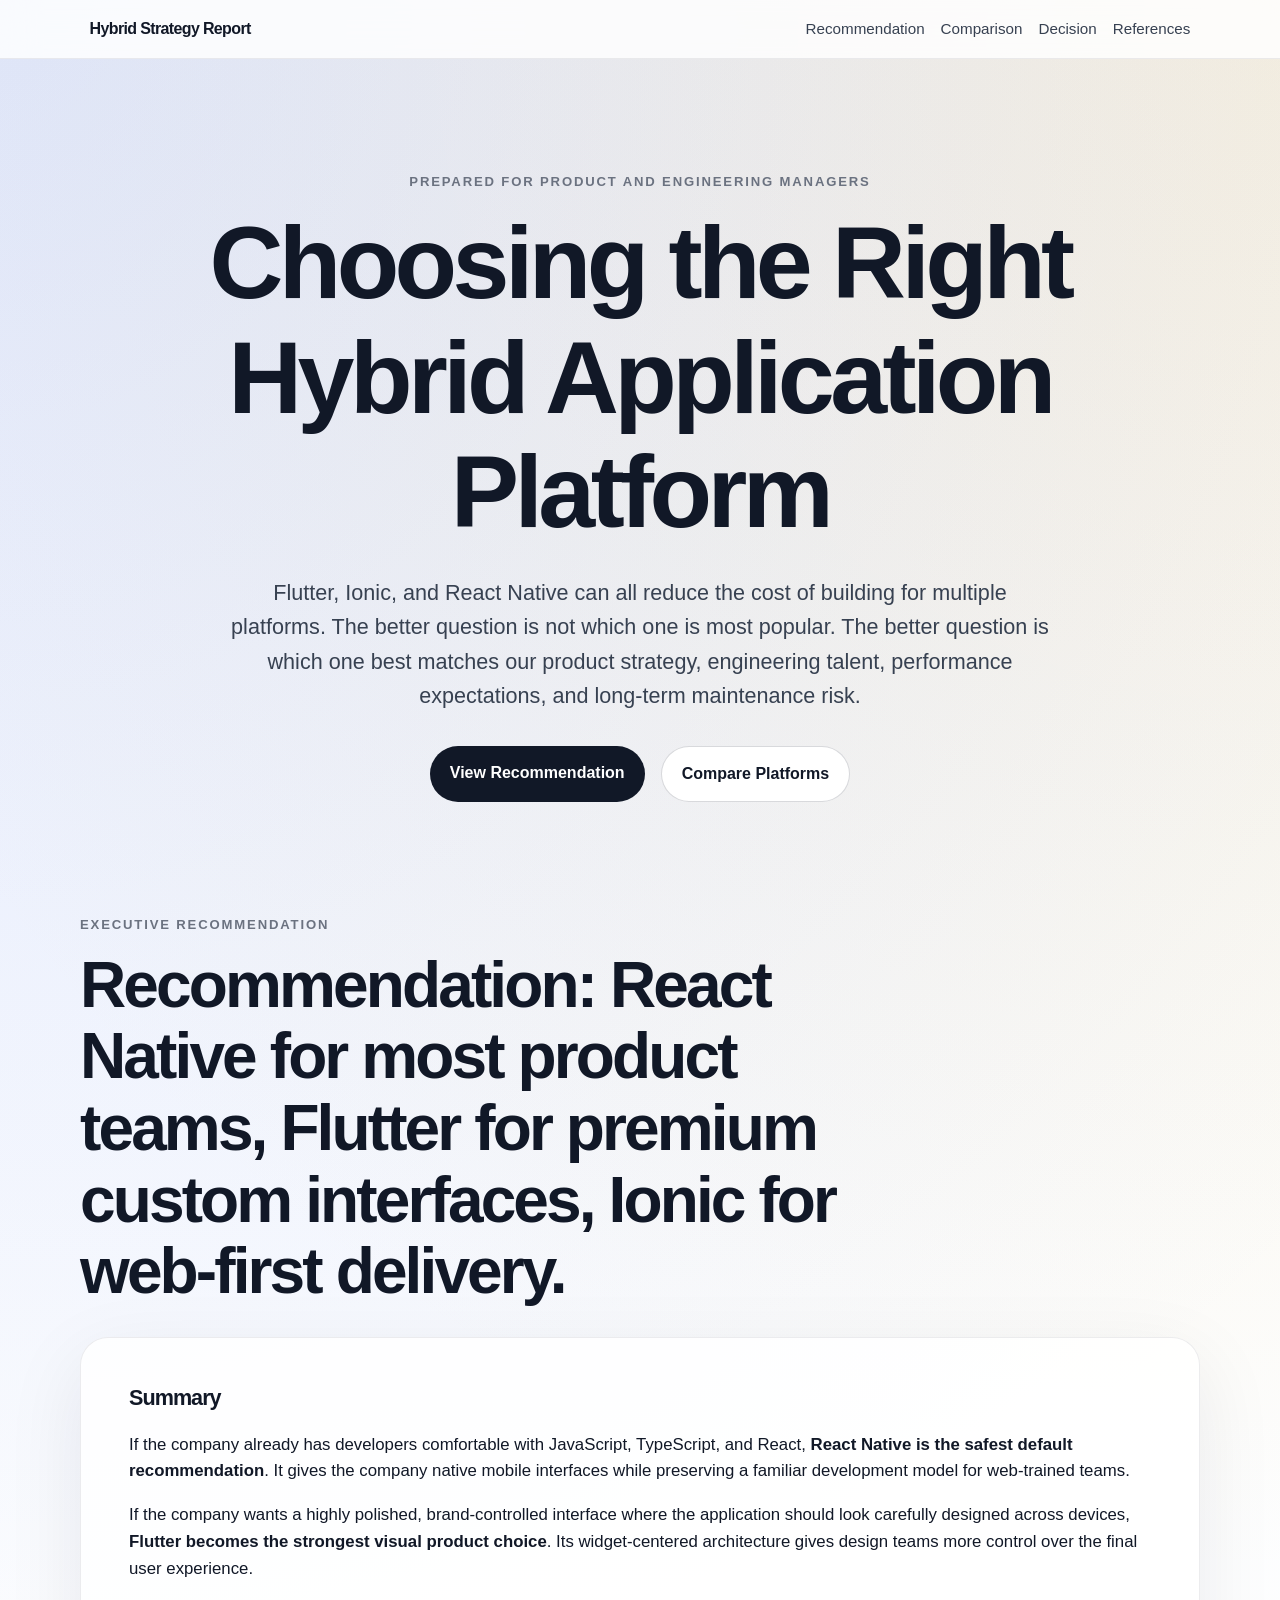
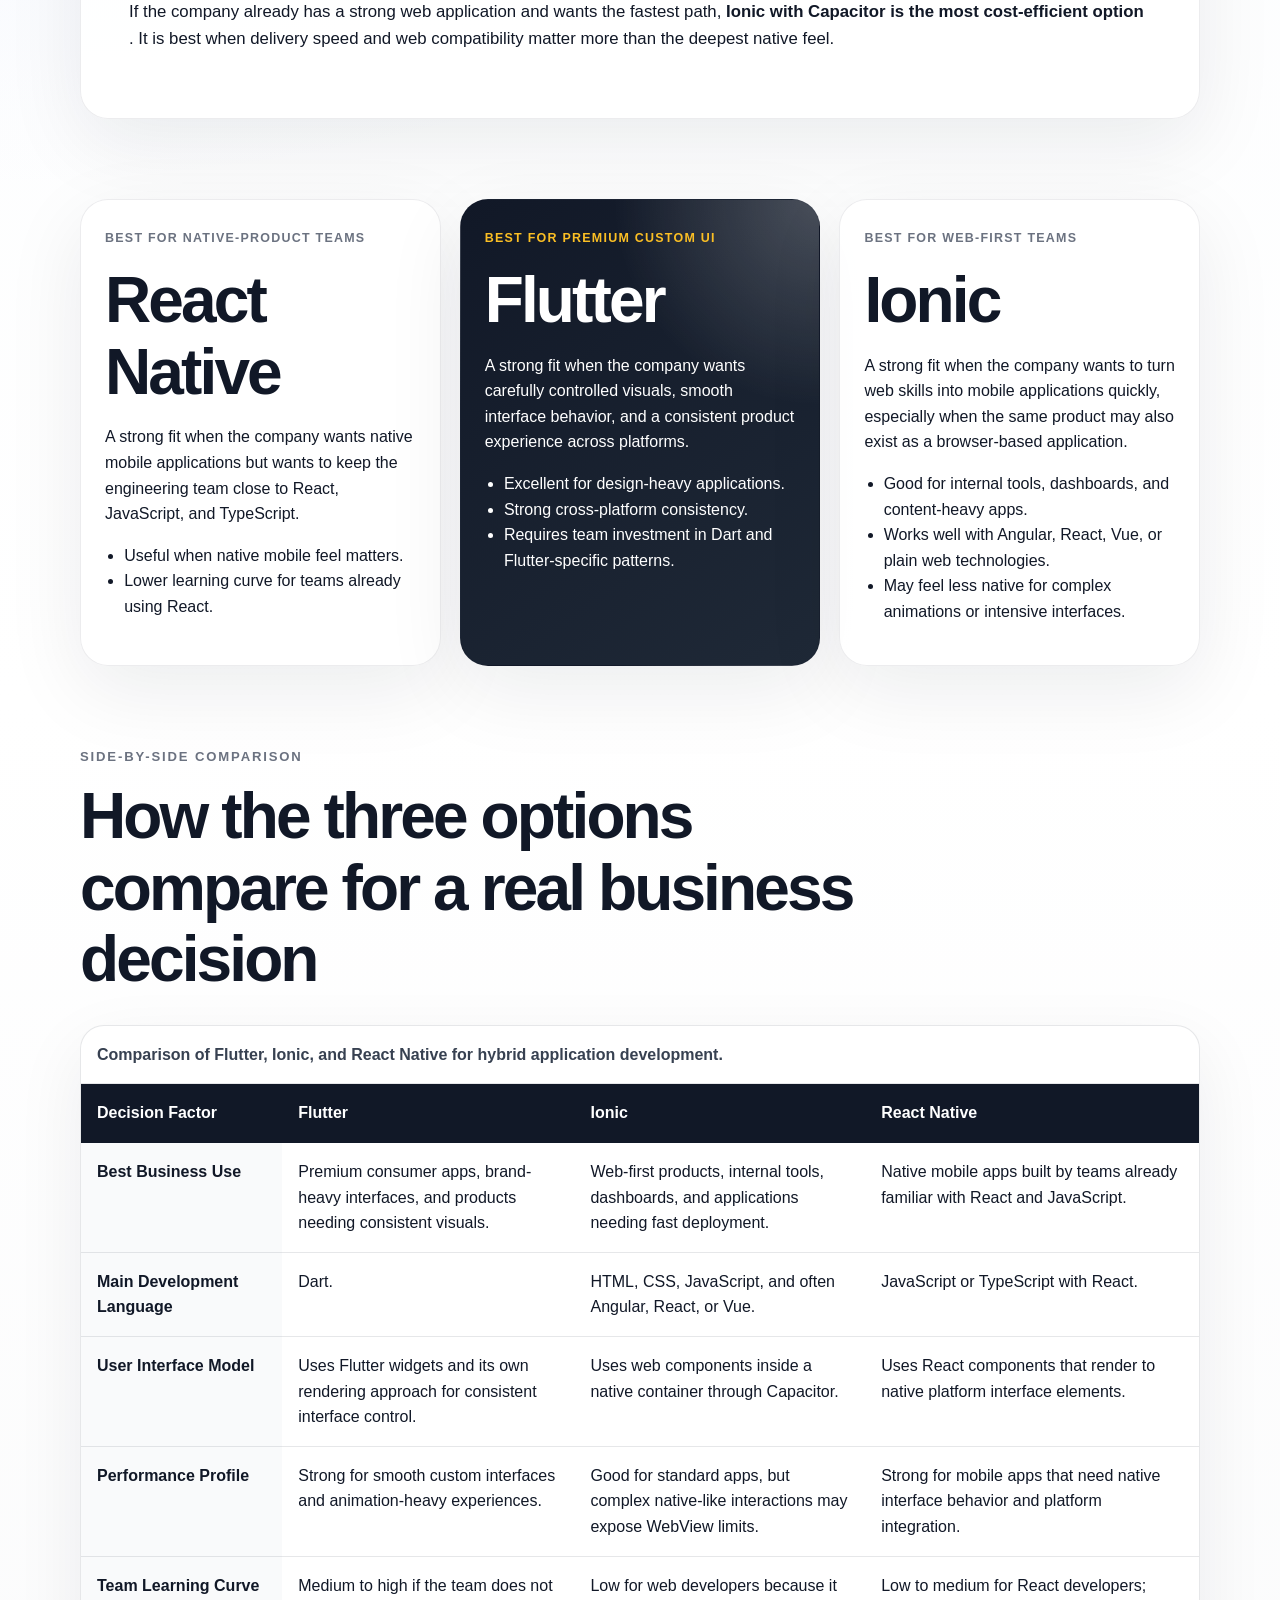
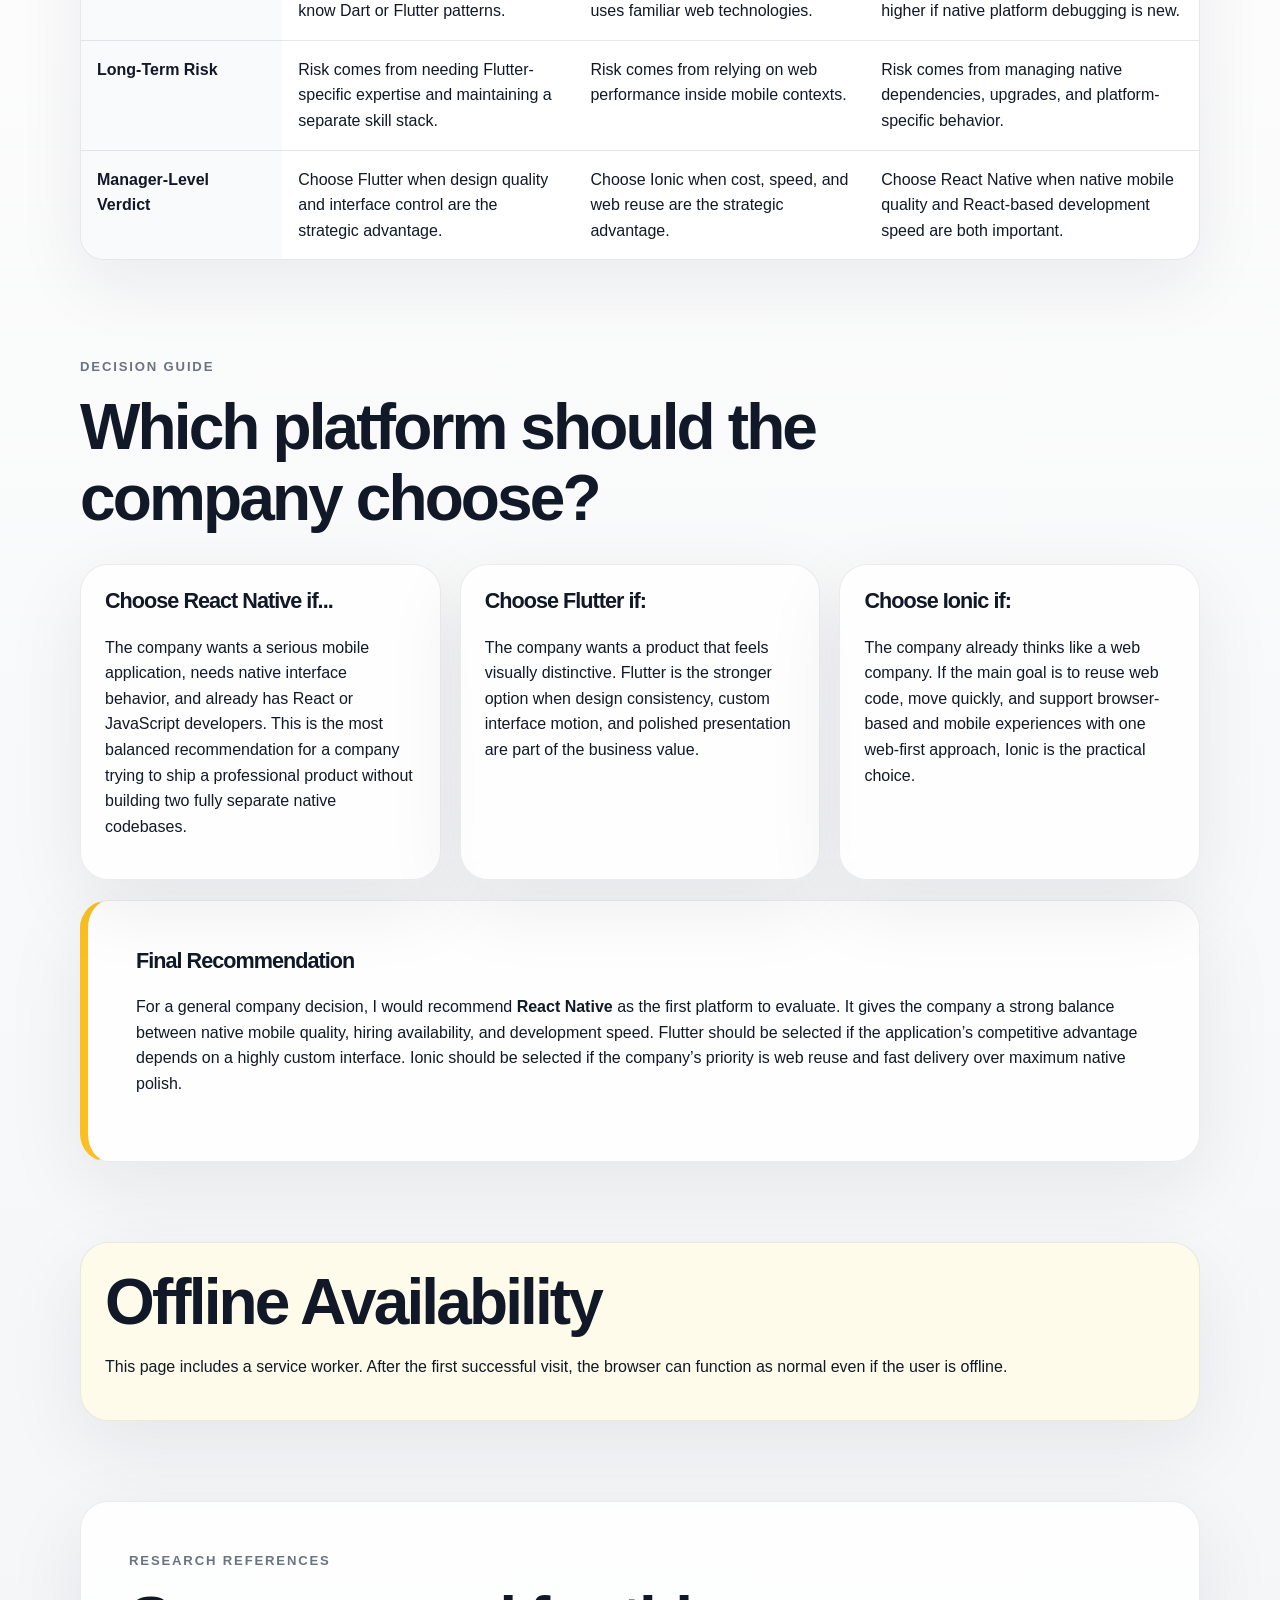
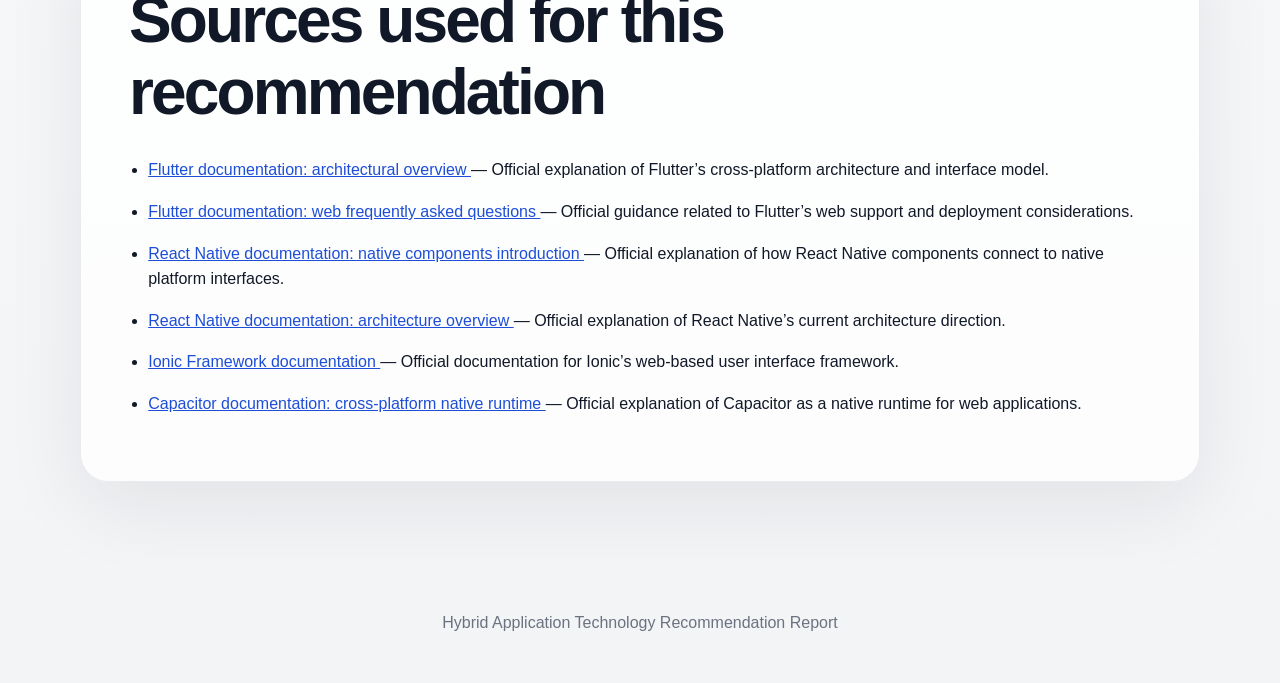
<file: shorttask/index.html>
<!DOCTYPE html>
<html lang="en">
<head>
  <meta charset="UTF-8">

  <title>Hybrid Application Technology Recommendation</title>

  <meta name="description" content="A responsive manager-facing comparison report of Flutter, Ionic, and React Native for hybrid application development.">
  <meta name="viewport" content="width=device-width, initial-scale=1">

  <link rel="stylesheet" href="styles.css">
</head>

<body>
  <header class="site-header">
    <nav class="navbar" aria-label="Main navigation">
      <a class="brand" href="index.html">Hybrid Strategy Report</a>

      <div class="nav-links">
        <a href="#recommendation">Recommendation</a>
        <a href="#comparison">Comparison</a>
        <a href="#decision">Decision</a>
        <a href="#references">References</a>
      </div>
    </nav>

    <section class="hero">
      <p class="eyebrow">Prepared for Product and Engineering Managers</p>
      <h1>Choosing the Right Hybrid Application Platform</h1>
      <p class="hero-text">
        Flutter, Ionic, and React Native can all reduce the cost of building for multiple platforms.
        The better question is not which one is most popular. The better question is which one best
        matches our product strategy, engineering talent, performance expectations, and long-term
        maintenance risk.
      </p>

      <div class="hero-actions">
        <a class="button primary-button" href="#recommendation">View Recommendation</a>
        <a class="button secondary-button" href="#comparison">Compare Platforms</a>
      </div>
    </section>
  </header>

  <main>
    <section id="recommendation" class="section">
      <div class="section-heading">
        <p class="eyebrow">Executive Recommendation</p>
        <h2>Recommendation: React Native for most product teams, Flutter for premium custom interfaces, Ionic for web-first delivery.</h2>
      </div>

      <div class="recommendation-card">
        <h3>Summary</h3>
        <p>
          If the company already has developers comfortable with JavaScript, TypeScript, and React,
          <strong>React Native is the safest default recommendation</strong>. It gives the company
          native mobile interfaces while preserving a familiar development model for web-trained teams.
        </p>

        <p>
          If the company wants a highly polished, brand-controlled interface where the application should
          look carefully designed across devices, <strong>Flutter becomes the strongest visual product
          choice</strong>. Its widget-centered architecture gives design teams more control over the final
          user experience.
        </p>

        <p>
          If the company already has a strong web application and wants the fastest path, <strong>Ionic with Capacitor is the most cost-efficient option </strong>.
          It is best when delivery speed and web compatibility matter more than the deepest native feel.
        </p>
      </div>
    </section>

    <section class="section strategy-grid" aria-label="Platform positioning cards">
      <article class="platform-card">
        <span class="platform-label">Best for native-product teams</span>
        <h2>React Native</h2>
        <p>
          A strong fit when the company wants native mobile applications but wants to keep the engineering
          team close to React, JavaScript, and TypeScript.
        </p>
        <ul>
          <li>Useful when native mobile feel matters.</li>
          <li>Lower learning curve for teams already using React.</li>
        </ul>
      </article>

      <article class="platform-card featured-card">
        <span class="platform-label">Best for premium custom UI</span>
        <h2>Flutter</h2>
        <p>
          A strong fit when the company wants carefully controlled visuals, smooth interface behavior,
          and a consistent product experience across platforms.
        </p>
        <ul>
          <li>Excellent for design-heavy applications.</li>
          <li>Strong cross-platform consistency.</li>
          <li>Requires team investment in Dart and Flutter-specific patterns.</li>
        </ul>
      </article>

      <article class="platform-card">
        <span class="platform-label">Best for web-first teams</span>
        <h2>Ionic</h2>
        <p>
          A strong fit when the company wants to turn web skills into mobile applications quickly,
          especially when the same product may also exist as a browser-based application.
        </p>
        <ul>
          <li>Good for internal tools, dashboards, and content-heavy apps.</li>
          <li>Works well with Angular, React, Vue, or plain web technologies.</li>
          <li>May feel less native for complex animations or intensive interfaces.</li>
        </ul>
      </article>
    </section>

    <section id="comparison" class="section">
      <div class="section-heading">
        <p class="eyebrow">Side-by-Side Comparison</p>
        <h2>How the three options compare for a real business decision</h2>
      </div>

      <div class="table-wrapper">
        <table>
          <caption>
            Comparison of Flutter, Ionic, and React Native for hybrid application development.
          </caption>

          <thead>
            <tr>
              <th scope="col">Decision Factor</th>
              <th scope="col">Flutter</th>
              <th scope="col">Ionic</th>
              <th scope="col">React Native</th>
            </tr>
          </thead>

          <tbody>
            <tr>
              <th scope="row">Best Business Use</th>
              <td>Premium consumer apps, brand-heavy interfaces, and products needing consistent visuals.</td>
              <td>Web-first products, internal tools, dashboards, and applications needing fast deployment.</td>
              <td>Native mobile apps built by teams already familiar with React and JavaScript.</td>
            </tr>

            <tr>
              <th scope="row">Main Development Language</th>
              <td>Dart.</td>
              <td>HTML, CSS, JavaScript, and often Angular, React, or Vue.</td>
              <td>JavaScript or TypeScript with React.</td>
            </tr>

            <tr>
              <th scope="row">User Interface Model</th>
              <td>Uses Flutter widgets and its own rendering approach for consistent interface control.</td>
              <td>Uses web components inside a native container through Capacitor.</td>
              <td>Uses React components that render to native platform interface elements.</td>
            </tr>

            <tr>
              <th scope="row">Performance Profile</th>
              <td>Strong for smooth custom interfaces and animation-heavy experiences.</td>
              <td>Good for standard apps, but complex native-like interactions may expose WebView limits.</td>
              <td>Strong for mobile apps that need native interface behavior and platform integration.</td>
            </tr>

            <tr>
              <th scope="row">Team Learning Curve</th>
              <td>Medium to high if the team does not know Dart or Flutter patterns.</td>
              <td>Low for web developers because it uses familiar web technologies.</td>
              <td>Low to medium for React developers; higher if native platform debugging is new.</td>
            </tr>

            <tr>
              <th scope="row">Long-Term Risk</th>
              <td>Risk comes from needing Flutter-specific expertise and maintaining a separate skill stack.</td>
              <td>Risk comes from relying on web performance inside mobile contexts.</td>
              <td>Risk comes from managing native dependencies, upgrades, and platform-specific behavior.</td>
            </tr>

            <tr>
              <th scope="row">Manager-Level Verdict</th>
              <td>Choose Flutter when design quality and interface control are the strategic advantage.</td>
              <td>Choose Ionic when cost, speed, and web reuse are the strategic advantage.</td>
              <td>Choose React Native when native mobile quality and React-based development speed are both important.</td>
            </tr>
          </tbody>
        </table>
      </div>
    </section>

    <section id="decision" class="section decision-section">
      <div class="section-heading">
        <p class="eyebrow">Decision Guide</p>
        <h2>Which platform should the company choose?</h2>
      </div>

      <div class="decision-grid">
        <article class="decision-card">
          <h3>Choose React Native if...</h3>
          <p>
            The company wants a serious mobile application, needs native interface behavior,
            and already has React or JavaScript developers. This is the most balanced recommendation
            for a company trying to ship a professional product without building two fully separate
            native codebases.
          </p>
        </article>

        <article class="decision-card">
          <h3>Choose Flutter if: </h3>
          <p>
            The company wants a product that feels visually distinctive. Flutter is the stronger
            option when design consistency, custom interface motion, and polished presentation are
            part of the business value.
          </p>
        </article>

        <article class="decision-card">
          <h3>Choose Ionic if: </h3>
          <p>
            The company already thinks like a web company. If the main goal is to reuse web code,
            move quickly, and support browser-based and mobile experiences with one web-first approach,
            Ionic is the practical choice.
          </p>
        </article>
      </div>

      <aside class="final-verdict" aria-label="Final recommendation">
        <h3>Final Recommendation</h3>
        <p>
          For a general company decision, I would recommend <strong>React Native</strong> as the first
          platform to evaluate. It gives the company a strong balance between native mobile quality,
          hiring availability, and development speed. Flutter should be selected if the application’s
          competitive advantage depends on a highly custom interface. Ionic should be selected if the
          company’s priority is web reuse and fast delivery over maximum native polish.
        </p>
      </aside>
    </section>

    <section id="offline" class="section offline-note">
      <h2>Offline Availability</h2>
      <p>
        This page includes a service worker. After the first successful visit, the browser can function as normal
        even if the user is offline. 
      </p>
    </section>

    <section id="references" class="section references-section">
      <div class="section-heading">
        <p class="eyebrow">Research References</p>
        <h2>Sources used for this recommendation</h2>
      </div>

      <ul class="references-list">
        <li>
          <a href="https://docs.flutter.dev/resources/architectural-overview">
            Flutter documentation: architectural overview
          </a>
          <span> — Official explanation of Flutter’s cross-platform architecture and interface model.</span>
        </li>

        <li>
          <a href="https://docs.flutter.dev/platform-integration/web/faq">
            Flutter documentation: web frequently asked questions
          </a>
          <span> — Official guidance related to Flutter’s web support and deployment considerations.</span>
        </li>

        <li>
          <a href="https://reactnative.dev/docs/intro-react-native-components">
            React Native documentation: native components introduction
          </a>
          <span> — Official explanation of how React Native components connect to native platform interfaces.</span>
        </li>

        <li>
          <a href="https://reactnative.dev/architecture/overview">
            React Native documentation: architecture overview
          </a>
          <span> — Official explanation of React Native’s current architecture direction.</span>
        </li>

        <li>
          <a href="https://ionicframework.com/docs">
            Ionic Framework documentation
          </a>
          <span> — Official documentation for Ionic’s web-based user interface framework.</span>
        </li>

        <li>
          <a href="https://capacitorjs.com/docs">
            Capacitor documentation: cross-platform native runtime
          </a>
          <span> — Official explanation of Capacitor as a native runtime for web applications.</span>
        </li>
      </ul>
    </section>
  </main>

  <footer class="site-footer">
    <p>Hybrid Application Technology Recommendation Report</p>
  </footer>

  <script>
    if ('serviceWorker' in navigator) {
      navigator.serviceWorker.register('service-worker.js')
        .then(function(registration) {
          console.log('Service worker registered. Scope is ' + registration.scope);
        })
        .catch(function(error) {
          console.log('Service worker registration failed: ' + error);
        });
    }
  </script>
</body>
</html>
</file>
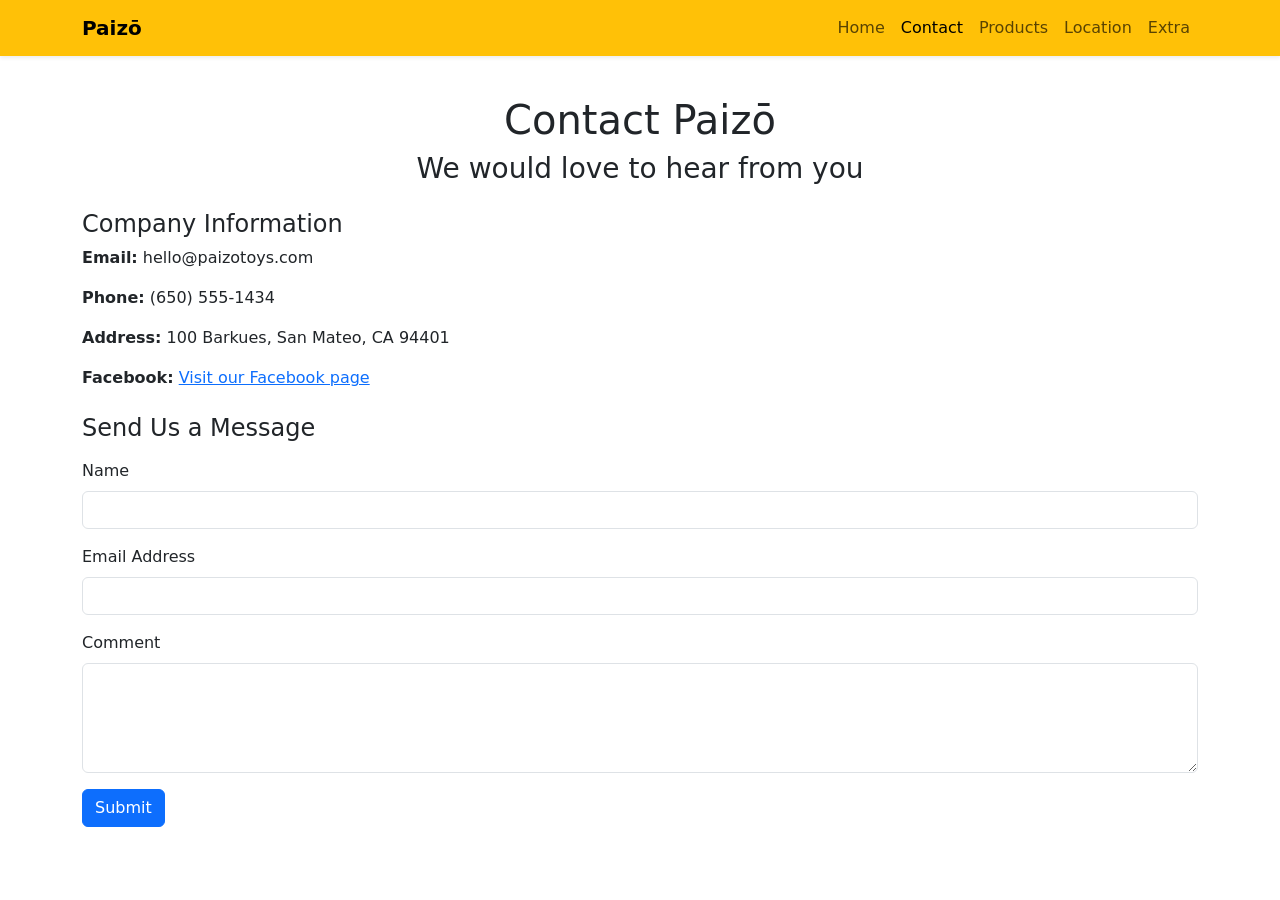
<file: homework3/contact.html>
<!DOCTYPE html>
<html lang="en">
<head>
  <meta charset="UTF-8">
  <title>Paizō - Contact Us</title>
  <meta name="description" content="Contact Paizo luxury educational toys">
  <meta name="viewport" content="width=device-width, initial-scale=1">

  <link href="https://cdn.jsdelivr.net/npm/bootstrap@5.3.3/dist/css/bootstrap.min.css" rel="stylesheet">
  <script src="https://cdn.jsdelivr.net/npm/bootstrap@5.3.3/dist/js/bootstrap.bundle.min.js"></script>
</head>

<body>
  <nav class="navbar navbar-expand-lg navbar-light bg-warning fixed-top shadow-sm">
    <div class="container">
      <a class="navbar-brand fw-bold" href="index.html">Paizō</a>

      <button class="navbar-toggler" type="button" data-bs-toggle="collapse" data-bs-target="#mainNav" aria-controls="mainNav" aria-expanded="false" aria-label="Toggle navigation">
        <span class="navbar-toggler-icon"></span>
      </button>

      <div class="collapse navbar-collapse" id="mainNav">
        <ul class="navbar-nav ms-auto">
          <li class="nav-item"><a class="nav-link" href="index.html">Home</a></li>
          <li class="nav-item"><a class="nav-link active" href="contact.html">Contact</a></li>
          <li class="nav-item"><a class="nav-link" href="products.html">Products</a></li>
          <li class="nav-item"><a class="nav-link" href="location.html">Location</a></li>
          <li class="nav-item"><a class="nav-link" href="extra.html">Extra</a></li>
        </ul>
      </div>
    </div>
  </nav>

  <main class="container pt-5 mt-5">
    <header class="text-center mb-4">
      <h1>Contact Paizō</h1>
      <h3>We would love to hear from you</h3>
    </header>

    <section class="mb-4">
      <h2 class="h4">Company Information</h2>
      <p><strong>Email:</strong> hello@paizotoys.com</p>
      <p><strong>Phone:</strong> (650) 555-1434</p>
      <p><strong>Address:</strong> 100 Barkues, San Mateo, CA 94401</p>
      <p><strong>Facebook:</strong> <a href="https://www.facebook.com/" target="_blank" rel="noopener noreferrer">Visit our Facebook page</a></p>
    </section>

    <section>
      <h2 class="h4 mb-3">Send Us a Message</h2>

      <form action="#" method="post">
        <div class="mb-3">
          <label for="name" class="form-label">Name</label>
          <input type="text" class="form-control" id="name" name="name" required>
        </div>

        <div class="mb-3">
          <label for="email" class="form-label">Email Address</label>
          <input type="email" class="form-control" id="email" name="email" required>
        </div>

        <div class="mb-3">
          <label for="comment" class="form-label">Comment</label>
          <textarea class="form-control" id="comment" name="comment" rows="4" required></textarea>
        </div>

        <button type="submit" class="btn btn-primary">Submit</button>
      </form>
    </section>
  </main>
</body>
</html>
</file>
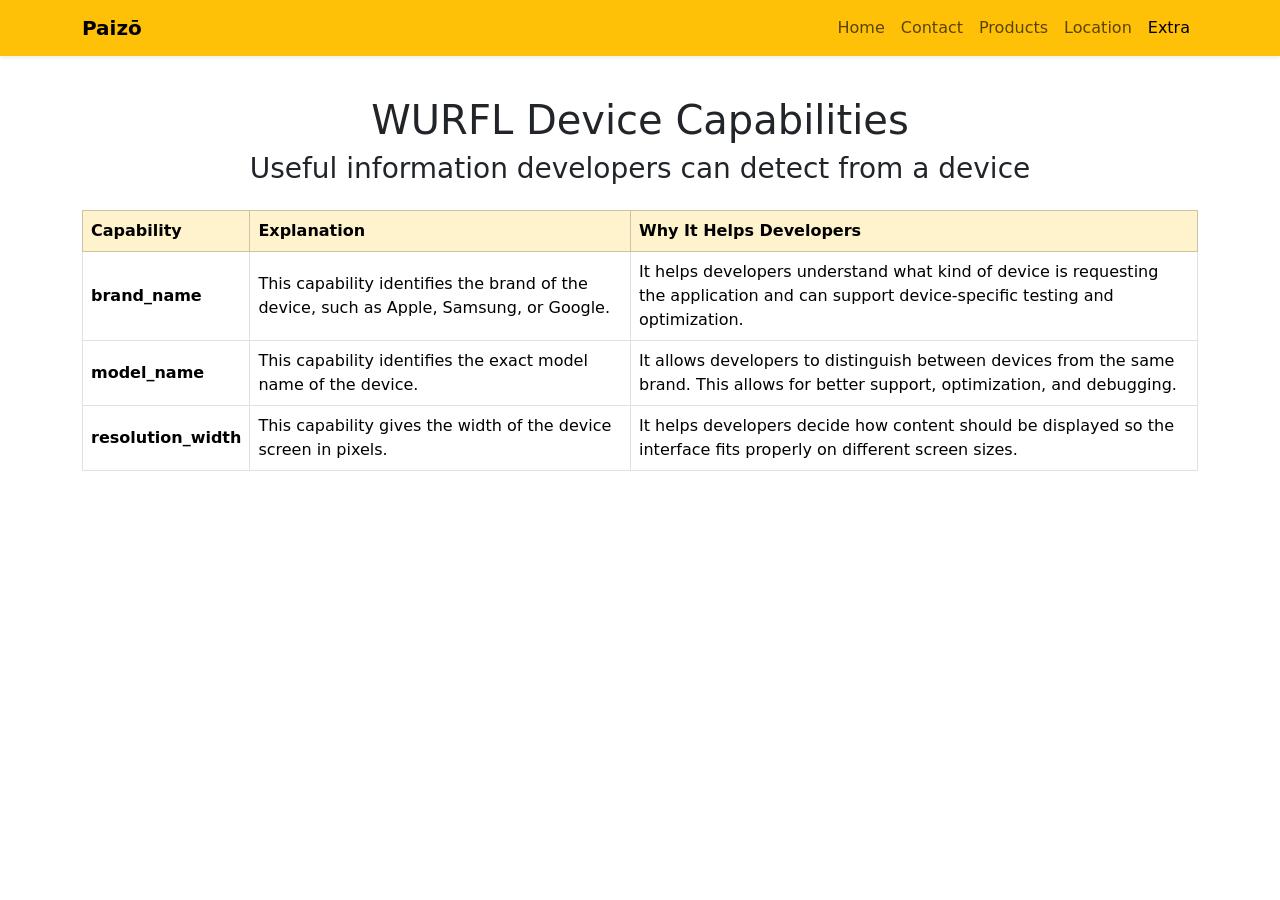
<file: homework3/extra.html>
<!DOCTYPE html>
<html lang="en">
<head>
  <meta charset="UTF-8">
  <title>Paizō - Extra</title>
  <meta name="description" content="WURFL capabilities used in mobile web development">
  <meta name="viewport" content="width=device-width, initial-scale=1">

  <link href="https://cdn.jsdelivr.net/npm/bootstrap@5.3.3/dist/css/bootstrap.min.css" rel="stylesheet">
  <script src="https://cdn.jsdelivr.net/npm/bootstrap@5.3.3/dist/js/bootstrap.bundle.min.js"></script>
</head>

<body>
  <nav class="navbar navbar-expand-lg navbar-light bg-warning fixed-top shadow-sm">
    <div class="container">
      <a class="navbar-brand fw-bold" href="index.html">Paizō</a>

      <button class="navbar-toggler" type="button" data-bs-toggle="collapse" data-bs-target="#mainNav" aria-controls="mainNav" aria-expanded="false" aria-label="Toggle navigation">
        <span class="navbar-toggler-icon"></span>
      </button>

      <div class="collapse navbar-collapse" id="mainNav">
        <ul class="navbar-nav ms-auto">
          <li class="nav-item"><a class="nav-link" href="index.html">Home</a></li>
          <li class="nav-item"><a class="nav-link" href="contact.html">Contact</a></li>
          <li class="nav-item"><a class="nav-link" href="products.html">Products</a></li>
          <li class="nav-item"><a class="nav-link" href="location.html">Location</a></li>
          <li class="nav-item"><a class="nav-link active" href="extra.html">Extra</a></li>
        </ul>
      </div>
    </div>
  </nav>

  <main class="container pt-5 mt-5">
    <header class="text-center mb-4">
      <h1>WURFL Device Capabilities</h1>
      <h3>Useful information developers can detect from a device</h3>
    </header>

    <section>
      <div class="table-responsive">
        <table class="table table-bordered table-hover align-middle">
          <thead class="table-warning">
            <tr>
              <th scope="col">Capability</th>
              <th scope="col">Explanation</th>
              <th scope="col">Why It Helps Developers</th>
            </tr>
          </thead>
         <tbody>
          <tr>
            <td><strong>brand_name</strong></td>
            <td>This capability identifies the brand of the device, such as Apple, Samsung, or Google.</td>
            <td>It helps developers understand what kind of device is requesting the application and can support device-specific testing and optimization.</td>
          </tr>
          <tr>
            <td><strong>model_name</strong></td>
            <td>This capability identifies the exact model name of the device.</td>
            <td>It allows developers to distinguish between devices from the same brand. This allows for better support, optimization, and debugging.</td>
          </tr>
          <tr>
            <td><strong>resolution_width</strong></td>
            <td>This capability gives the width of the device screen in pixels.</td>
            <td>It helps developers decide how content should be displayed so the interface fits properly on different screen sizes.</td>
          </tr>
        </tbody>
        </table>
      </div>
    </section>
  </main>
</body>
</html>
</file>
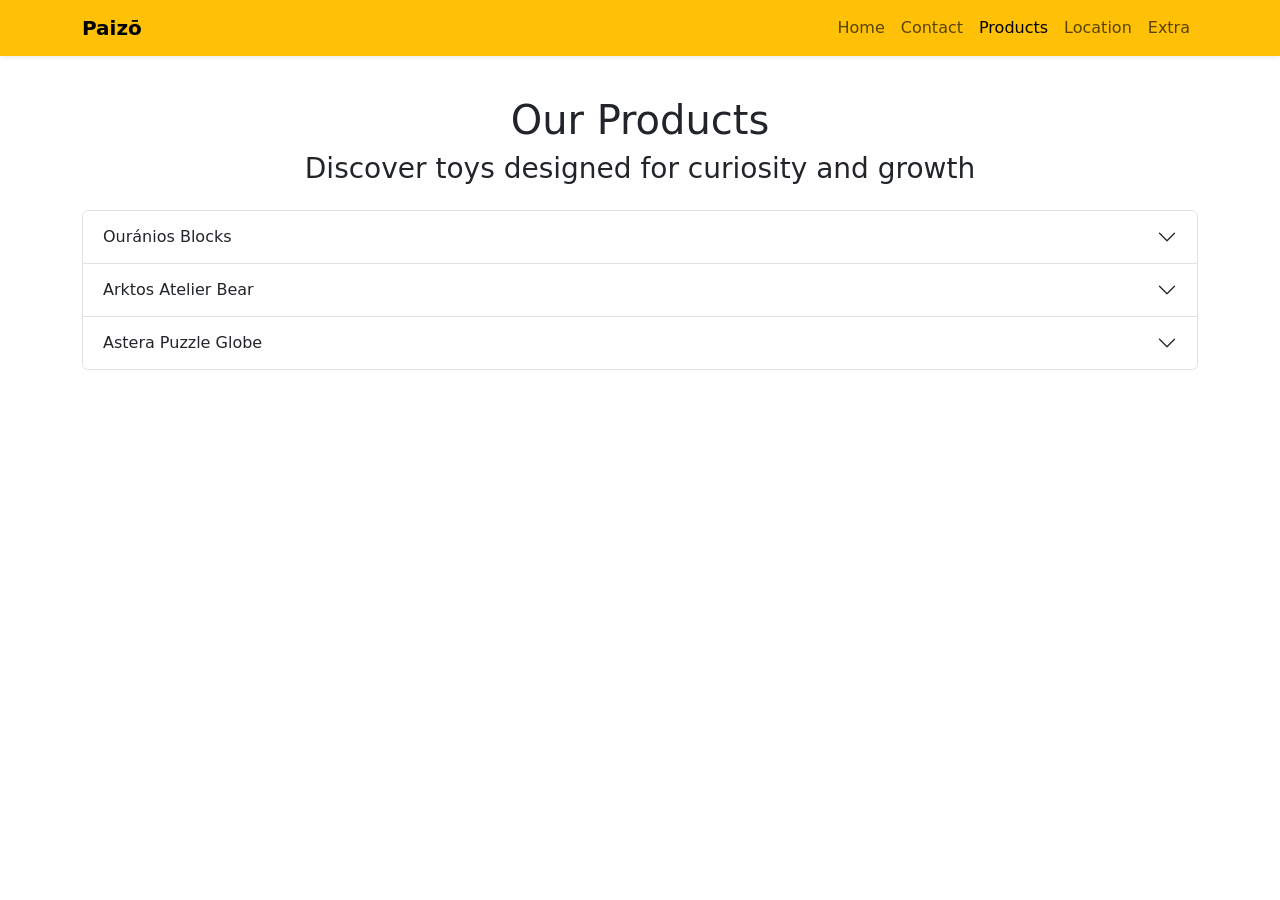
<file: homework3/products.html>
<!DOCTYPE html>
<html lang="en">
<head>
  <meta charset="UTF-8">
  <title>Paizō - Products</title>
  <meta name="description" content="Explore luxury educational toys from Paizō">
  <meta name="viewport" content="width=device-width, initial-scale=1">

  <link href="https://cdn.jsdelivr.net/npm/bootstrap@5.3.3/dist/css/bootstrap.min.css" rel="stylesheet">
  <script src="https://cdn.jsdelivr.net/npm/bootstrap@5.3.3/dist/js/bootstrap.bundle.min.js"></script>

  <style>
    .product-image {
      display: block;
      width: 100%;
      max-width: 550px;
      height: auto;
      margin: 0 auto 1rem auto;
    }

    .product-description {
      max-width: 550px;
      margin: 0 auto;
    }
  </style>
</head>

<body>
  <nav class="navbar navbar-expand-lg navbar-light bg-warning fixed-top shadow-sm">
    <div class="container">
      <a class="navbar-brand fw-bold" href="index.html">Paizō</a>

      <button class="navbar-toggler" type="button" data-bs-toggle="collapse" data-bs-target="#mainNav" aria-controls="mainNav" aria-expanded="false" aria-label="Toggle navigation">
        <span class="navbar-toggler-icon"></span>
      </button>

      <div class="collapse navbar-collapse" id="mainNav">
        <ul class="navbar-nav ms-auto">
          <li class="nav-item"><a class="nav-link" href="index.html">Home</a></li>
          <li class="nav-item"><a class="nav-link" href="contact.html">Contact</a></li>
          <li class="nav-item"><a class="nav-link active" href="products.html">Products</a></li>
          <li class="nav-item"><a class="nav-link" href="location.html">Location</a></li>
          <li class="nav-item"><a class="nav-link" href="extra.html">Extra</a></li>
        </ul>
      </div>
    </div>
  </nav>

  <main class="container pt-5 mt-5">
    <header class="text-center mb-4">
      <h1>Our Products</h1>
      <h2 class="h3">Discover toys designed for curiosity and growth</h2>
    </header>

    <div class="accordion" id="toyAccordion">
      <div class="accordion-item">
        <h2 class="accordion-header" id="headingOne">
          <button class="accordion-button collapsed" type="button" data-bs-toggle="collapse" data-bs-target="#toyOne" aria-expanded="false" aria-controls="toyOne">
            Ouránios Blocks
          </button>
        </h2>
        <div id="toyOne" class="accordion-collapse collapse" aria-labelledby="headingOne" data-bs-parent="#toyAccordion">
          <div class="accordion-body">
            <img src="images/ouranios-blocks.png" alt="Ouránios Blocks wooden toy set" class="product-image rounded">
            <p class="product-description">Ouránios Blocks is a premium wooden building set that helps children develop creativity, spatial reasoning, and fine motor skills through open-ended play.</p>
          </div>
        </div>
      </div>

      <div class="accordion-item">
        <h2 class="accordion-header" id="headingTwo">
          <button class="accordion-button collapsed" type="button" data-bs-toggle="collapse" data-bs-target="#toyTwo" aria-expanded="false" aria-controls="toyTwo">
            Arktos Atelier Bear
          </button>
        </h2>
        <div id="toyTwo" class="accordion-collapse collapse" aria-labelledby="headingTwo" data-bs-parent="#toyAccordion">
          <div class="accordion-body">
            <img src="images/arktos-atelier-bear.png" alt="Arktos Atelier Bear plush toy" class="product-image rounded">
            <p class="product-description">Arktos Atelier Bear is a soft, handcrafted plush companion designed to bring comfort, imagination, and warmth to early childhood playtime.</p>
          </div>
        </div>
      </div>

      <div class="accordion-item">
        <h2 class="accordion-header" id="headingThree">
          <button class="accordion-button collapsed" type="button" data-bs-toggle="collapse" data-bs-target="#toyThree" aria-expanded="false" aria-controls="toyThree">
            Astera Puzzle Globe
          </button>
        </h2>
        <div id="toyThree" class="accordion-collapse collapse" aria-labelledby="headingThree" data-bs-parent="#toyAccordion">
          <div class="accordion-body">
            <img src="images/astera-puzzle-globe.png" alt="Astera Puzzle Globe educational toy" class="product-image rounded">
            <p class="product-description">Astera Puzzle Globe invites children to explore shapes, geography, and problem-solving through a refined and engaging learning experience.</p>
          </div>
        </div>
      </div>
    </div>
  </main>
</body>
</html>
</file>
<file: homework1/styles.css>
/* Page Styling */
* {
    box-sizing: border-box;
}

body {
    margin: 0;
    font-family: Arial, Helvetica, sans-serif;
    line-height: 1.6;
}

.page {
    max-width: 900px;
    margin: 0 auto;
    padding: 24px;
}

h1 {
    margin-top: 0;
}


.about {
    display: flex;
    gap: 16px;
    align-items: flex-start;
    margin-bottom: 16px;
}

.about__photo {
    width: 180px;
    height: auto;
    border-radius: 8px;
}

.about__text {
    margin: 0;
}

.reason p {
    margin-top: 0;
}


.tech h2 {
    text-align: center;
}

section {
    margin-bottom: 20px;
}

.resources__list {
    padding-left: 20px;
}

#animateBtn {
  display: block;
  margin: 24px auto 0;
  padding: 12px 18px;
  font-size: 16px;
  cursor: pointer;
}

.visually-hidden {
  position: absolute;
  width: 1px;
  height: 1px;
  padding: 0;
  margin: -1px;
  overflow: hidden;
  clip: rect(0, 0, 0, 0);
  white-space: nowrap;
  border: 0;
}
</file>
<file: homework2/style.css>
body, h1, h2, h3, p, img, ul, li {
  border: 0;
  margin: 0;
  padding: 0;
}

* { box-sizing: border-box; }

body {
  background: #eaf8fb;
  font-family: Arial, Helvetica, sans-serif;


  font-size: 81.25%;
}

p {
  letter-spacing: 0.04em;

  
  line-height: 1.615;
}


div#header {
  background-color: #333;
  background-image: url(images/headerbkgd.png);
  background-repeat: no-repeat;
  background-position: left bottom;
  color: #fff;
	
  border-bottom-right-radius: 4px;
  border-bottom-left-radius: 4px;

  margin: 0 auto;
  min-height: 130px;
  padding: 45px 15px 15px;
}

ul.navigation {
  list-style: none;
  margin-top: 20px;
}

ul.navigation li {
  display: inline-block;
  margin: 0 3px 5px;
}

ul.navigation li a {
  background: #4a4a4a;
  color: #fff;

  border-radius: 2px;
  border: 1px solid #595959;

  padding: 3px 10px;
  text-decoration: none;
  display: inline-block;
}

div.content {
  margin: 15px auto;
}

div.sidebar-left {
  padding: 0 10px;
}

div.sidebar-left a {
  color: #445e64;
}

.list {
  border-bottom: 1px solid #c3dce1;
  padding: 0 0 20px 15px;
}

.list li { margin-bottom: 10px; }

.list li a {
  font-weight: bold;
  text-transform: uppercase;


  font-size: 0.6875rem;
}

div#footer {
  background-color: #c4d5d9;
  margin: 0 auto;
  padding: 15px;
  text-align: center;
}

.float-left {
  float: left;
  margin: 0 10px 10px 0;
}

.float-right { float: right; }

.float-right img { margin: 0 0 10px 10px; }

.clear { clear: both; }

/* Make media scale naturally */
img, video, iframe {
  max-width: 100%;
  height: auto;
}

/* ===== hover capability ===== */
@media (hover: hover) {
  ul.navigation li a:hover { background-color: #000; }
  div.sidebar-left a:hover { text-decoration: none; }
}

@media (hover: none) {
  /* On touch devices, always show links as links */
  ul.navigation li a,
  div.sidebar-left a { text-decoration: underline; }

  ul.navigation li a:active { background-color: #000; }
}

/* ===== subtle animation ===== */
@keyframes headerGlow {
  0%, 100% { text-shadow: none; }
  50% { text-shadow: 0 0 10px rgba(255,255,255,0.35); }
}

@media (prefers-reduced-motion: no-preference) {
  #header h1 {
    animation: headerGlow 2.8s ease-in-out infinite;
  }
}

/* ===== for mobile ===== */
@media screen and (max-width: 600px) {
  /* Full width containers */
  #header, .content, #footer {
    width: 100%;
    max-width: 100%;
    margin: 0;
  }

  #header {
    padding: 24px 12px 12px;
    border-bottom-left-radius: 0;
    border-bottom-right-radius: 0;
  }

  ul.navigation li {
    display: block;
    margin: 8px 0;
  }

  ul.navigation li a {
    display: block;
    text-align: center;
    padding: 10px;
  }

  div.col-right,
  div.sidebar-left {
    float: none;
    width: 100%;
    padding: 0;
  }

  .content {
    padding-left: 12px;
    padding-right: 12px;
  }

  .float-left,
  .float-right {
    float: none;
    display: block;
    margin: 0 auto 12px;
  }

  .float-right img {
    margin: 0 auto 12px;
    display: block;
  }
}

/* ===== Desktop/Laptop  ===== */
@media screen and (min-width: 601px) {
  div#header { width: 870px; }

  div.content { width: 900px; }

  div.col-right {
    float: right;
    width: 660px;
  }

  div.sidebar-left {
    float: left;
    width: 200px;
    padding: 0 10px;
  }

  div#footer { width: 900px; }
}
</file>
<file: homework4/styles.css>
* {
  box-sizing: border-box;
}

body {
  margin: 0;
  min-height: 100vh;
  font-family: Arial, Helvetica, sans-serif;
  color: #111;
  background-color: #ffffff;
  background-size: cover;
  background-position: center;
  background-repeat: no-repeat;
  line-height: 1.6;
}

body.light-blue {
  background-image: url("lightblue.jpg");
}

body.light-gold {
  background-image: url("lightgold.jpg");
}

.site-header {
  text-align: center;
  padding: 2rem 1rem;
  background-color: rgba(255, 255, 255, 0.88);
  border-bottom: 1px solid #ddd;
}

.site-header h1 {
  margin: 0;
  font-size: 2.5rem;
}

.site-header p {
  margin: 0.5rem 0 0;
  font-size: 1.2rem;
}

.container {
  width: min(100%, 960px);
  margin: 0 auto;
  padding: 3rem 1rem;
}

.card {
  background-color: rgba(255, 255, 255, 0.92);
  padding: 2rem;
  border-radius: 1rem;
  box-shadow: 0 0.5rem 1.5rem rgba(0, 0, 0, 0.15);
}

h2 {
  font-size: 2rem;
  margin-top: 0;
}

label {
  display: block;
  margin-top: 1.25rem;
  margin-bottom: 0.4rem;
  font-weight: bold;
}

select,
input {
  width: 100%;
  padding: 0.85rem;
  font-size: 1rem;
  border: 1px solid #999;
  border-radius: 0.5rem;
  background-color: #ffffff;
}

.greeting {
  margin-top: 1.5rem;
  padding: 1rem;
  background-color: #ffffff;
  border-left: 0.35rem solid #f7c948;
  font-size: 1.15rem;
}

.note {
  margin-top: 1.5rem;
}

@media (max-width: 600px) {
  .site-header h1 {
    font-size: 2rem;
  }

  .site-header p {
    font-size: 1rem;
  }

  .container {
    padding: 1.5rem 0.75rem;
  }

  .card {
    padding: 1.25rem;
    border-radius: 0.75rem;
  }

  h2 {
    font-size: 1.55rem;
  }

  select,
  input {
    font-size: 1rem;
  }
}
</file>
<file: honors/styles.css>
:root {
  --black: #05060a;
  --black-soft: #0b0d12;
  --black-card: #11141b;
  --white: #f5f5f7;
  --muted: #a1a1aa;
  --muted-strong: #d6d6dd;
  --line: rgba(255, 255, 255, 0.12);
  --line-strong: rgba(255, 255, 255, 0.22);
  --blue: #2997ff;
  --cyan: #54f4ff;
  --purple: #7c3aed;
  --green: #35d399;
  --radius-large: 34px;
  --radius-medium: 22px;
  --radius-small: 14px;
  --shadow-soft: 0 24px 80px rgba(0, 0, 0, 0.38);
  --max-width: 1180px;
}

.sr-only {
  position: absolute;
  width: 1px;
  height: 1px;
  padding: 0;
  margin: -1px;
  overflow: hidden;
  clip: rect(0, 0, 0, 0);
  white-space: nowrap;
  border: 0;
}

* {
  box-sizing: border-box;
}

html {
  scroll-behavior: smooth;
}

body {
  margin: 0;
  font-family: -apple-system, BlinkMacSystemFont, "Segoe UI", Roboto, Helvetica, Arial, sans-serif;
  color: var(--white);
  background: var(--black);
  line-height: 1.6;
}

body::before {
  content: "";
  position: fixed;
  inset: 0;
  z-index: -2;
  background:
    radial-gradient(circle at 20% 10%, rgba(41, 151, 255, 0.16), transparent 30%),
    radial-gradient(circle at 85% 20%, rgba(124, 58, 237, 0.16), transparent 32%),
    linear-gradient(180deg, #05060a 0%, #070912 52%, #05060a 100%);
}

body::after {
  content: "";
  position: fixed;
  inset: 0;
  z-index: -1;
  pointer-events: none;
  opacity: 0.18;
  background-image:
    linear-gradient(rgba(255, 255, 255, 0.035) 1px, transparent 1px),
    linear-gradient(90deg, rgba(255, 255, 255, 0.035) 1px, transparent 1px);
  background-size: 80px 80px;
  mask-image: linear-gradient(to bottom, transparent, black 18%, black 75%, transparent);
}

a {
  color: inherit;
  text-decoration: none;
}

a:hover {
  color: var(--blue);
}

a:focus-visible,
button:focus-visible,
summary:focus-visible,
input:focus-visible {
  outline: 3px solid var(--blue);
  outline-offset: 4px;
}

.skip-link {
  position: absolute;
  top: 14px;
  left: 14px;
  z-index: 100;
  padding: 0.7rem 1rem;
  color: var(--black);
  background: var(--white);
  border-radius: 999px;
  font-weight: 700;
  transform: translateY(-150%);
  transition: transform 0.2s ease;
}

.skip-link:focus {
  transform: translateY(0);
}

.site-header {
  position: sticky;
  top: 0;
  z-index: 50;
  border-bottom: 1px solid var(--line);
  background: rgba(5, 6, 10, 0.72);
  backdrop-filter: blur(22px);
  -webkit-backdrop-filter: blur(22px);
}

.site-nav {
  width: min(100% - 2rem, var(--max-width));
  min-height: 58px;
  margin: 0 auto;
  display: flex;
  align-items: center;
  justify-content: space-between;
  gap: 1.4rem;
}

.brand {
  display: inline-flex;
  align-items: center;
  gap: 0.7rem;
  font-weight: 700;
  letter-spacing: -0.02em;
}

.brand-icon {
  display: grid;
  place-items: center;
  width: 34px;
  height: 34px;
  border: 1px solid rgba(84, 244, 255, 0.38);
  border-radius: 11px;
  color: var(--cyan);
  background:
    linear-gradient(135deg, rgba(84, 244, 255, 0.18), rgba(41, 151, 255, 0.06));
  box-shadow: 0 0 32px rgba(84, 244, 255, 0.14);
}

.brand-text {
  color: var(--white);
}

.nav-links {
  display: flex;
  align-items: center;
  justify-content: flex-end;
  gap: 1.1rem;
  color: rgba(245, 245, 247, 0.72);
  font-size: 0.92rem;
  white-space: nowrap;
}

.nav-links a {
  padding: 0.45rem 0;
}

.hero {
  min-height: calc(100vh - 58px);
  display: grid;
  place-items: center;
  padding: clamp(5rem, 10vw, 8rem) 1rem;
  border-bottom: 1px solid var(--line);
}

.hero-inner {
  width: min(100%, var(--max-width));
  text-align: center;
}

.eyebrow,
.section-label {
  display: inline-flex;
  align-items: center;
  width: fit-content;
  margin: 0 0 1.2rem;
  padding: 0.48rem 0.85rem;
  border: 1px solid rgba(84, 244, 255, 0.3);
  border-radius: 999px;
  color: var(--cyan);
  background: rgba(255, 255, 255, 0.045);
  font-size: 0.76rem;
  font-weight: 800;
  letter-spacing: 0.13em;
  text-transform: uppercase;
}

.hero h1 {
  max-width: 980px;
  margin: 0 auto;
  font-size: clamp(3.1rem, 8vw, 7.8rem);
  line-height: 0.94;
  letter-spacing: -0.075em;
}

.hero-lede {
  max-width: 820px;
  margin: 1.7rem auto 0;
  color: rgba(245, 245, 247, 0.76);
  font-size: clamp(1.15rem, 2.2vw, 1.7rem);
  line-height: 1.45;
  letter-spacing: -0.025em;
}

.hero-actions {
  display: flex;
  justify-content: center;
  flex-wrap: wrap;
  gap: 0.9rem;
  margin-top: 2.4rem;
}

.button {
  display: inline-flex;
  align-items: center;
  justify-content: center;
  min-height: 52px;
  padding: 0.9rem 1.45rem;
  border-radius: 999px;
  font-weight: 800;
  letter-spacing: -0.01em;
  transition:
    transform 0.2s ease,
    border-color 0.2s ease,
    background 0.2s ease;
}

.button:hover {
  transform: translateY(-2px);
}

.button-primary {
  color: #07111f;
  background: var(--blue);
  box-shadow: 0 18px 48px rgba(41, 151, 255, 0.28);
}

.button-primary:hover {
  color: #07111f;
  background: #57adff;
}

.button-secondary {
  color: var(--white);
  border: 1px solid var(--line-strong);
  background: rgba(255, 255, 255, 0.055);
}

.hero-metrics {
  width: min(100%, 860px);
  margin: 4rem auto 0;
  display: grid;
  grid-template-columns: repeat(3, 1fr);
  border: 1px solid var(--line);
  border-radius: var(--radius-large);
  overflow: hidden;
  background: rgba(255, 255, 255, 0.045);
  box-shadow: var(--shadow-soft);
}

.hero-metrics article {
  padding: 1.4rem;
  border-right: 1px solid var(--line);
}

.hero-metrics article:last-child {
  border-right: 0;
}

.hero-metrics strong {
  display: block;
  color: var(--white);
  font-size: clamp(1.45rem, 3vw, 2.15rem);
  line-height: 1.1;
  letter-spacing: -0.04em;
}

.hero-metrics span {
  display: block;
  margin-top: 0.25rem;
  color: var(--muted);
  font-size: 0.94rem;
}

.section {
  padding: clamp(4.8rem, 9vw, 8.5rem) 1rem;
}

.section-light {
  color: #1d1d1f;
  background: #f5f5f7;
}

.section-dark {
  color: var(--white);
  background: rgba(5, 6, 10, 0.86);
}

.section-console {
  color: var(--white);
  background:
    radial-gradient(circle at 100% 0%, rgba(41, 151, 255, 0.13), transparent 35%),
    #07080d;
  border-top: 1px solid var(--line);
  border-bottom: 1px solid var(--line);
}

.section-grid,
.section-heading,
.framework-grid,
.console-layout,
.accordion-group,
.build-grid,
.checklist {
  width: min(100% - 2rem, var(--max-width));
  margin-inline: auto;
}

.section-console .console-layout,
.section-console .accordion-group {
  width: min(100% - clamp(3rem, 7vw, 5rem), var(--max-width));
}

.section-grid {
  display: grid;
  grid-template-columns: 0.85fr 1.15fr;
  gap: clamp(2rem, 6vw, 5rem);
  align-items: start;
}

.section-copy h2,
.section-heading h2,
.console-copy h2 {
  margin: 0;
  max-width: 850px;
  font-size: clamp(2.2rem, 5vw, 5.2rem);
  line-height: 0.98;
  letter-spacing: -0.065em;
}

.section-content,
.references,
.section-heading p,
.console-copy p {
  color: rgba(29, 29, 31, 0.72);
  font-size: clamp(1.04rem, 1.8vw, 1.28rem);
}

.section-dark .section-heading p,
.section-console .console-copy p {
  color: rgba(245, 245, 247, 0.72);
}

.section-heading {
  margin-bottom: 2.6rem;
}

.section-heading.center {
  text-align: center;
}

.section-heading.center .section-label {
  margin-inline: auto;
}

.section-heading.center h2,
.section-heading.center p {
  margin-inline: auto;
}

.thesis-card {
  margin-top: 2rem;
  padding: clamp(1.4rem, 3vw, 2rem);
  border: 1px solid rgba(29, 29, 31, 0.12);
  border-radius: var(--radius-large);
  background: white;
  box-shadow: 0 18px 55px rgba(0, 0, 0, 0.08);
}

.thesis-card span {
  display: block;
  margin-bottom: 0.55rem;
  color: #515154;
  font-weight: 800;
  text-transform: uppercase;
  letter-spacing: 0.11em;
  font-size: 0.76rem;
}

.thesis-card p {
  margin: 0;
  color: #1d1d1f;
  font-size: clamp(1.3rem, 2.2vw, 1.9rem);
  line-height: 1.25;
  letter-spacing: -0.035em;
}

.framework-grid {
  display: grid;
  grid-template-columns: repeat(4, 1fr);
  gap: 1rem;
}

.feature-card {
  min-height: 310px;
  padding: 1.35rem;
  border: 1px solid var(--line);
  border-radius: var(--radius-large);
  background:
    linear-gradient(180deg, rgba(255, 255, 255, 0.085), rgba(255, 255, 255, 0.035));
  box-shadow: var(--shadow-soft);
}

.card-number {
  display: inline-grid;
  place-items: center;
  width: 48px;
  height: 48px;
  margin-bottom: 2.8rem;
  border-radius: 50%;
  color: var(--cyan);
  background: rgba(84, 244, 255, 0.09);
  border: 1px solid rgba(84, 244, 255, 0.22);
  font-weight: 900;
}

.feature-card h3,
.build-grid h3 {
  margin: 0 0 0.6rem;
  font-size: 1.28rem;
  line-height: 1.15;
  letter-spacing: -0.035em;
}

.feature-card p,
.build-grid p {
  margin: 0;
  color: rgba(245, 245, 247, 0.66);
}

.console-layout {
  display: grid;
  grid-template-columns: 0.9fr 1.1fr;
  gap: clamp(2rem, 6vw, 5rem);
  align-items: center;
}

.console-panel {
  border: 1px solid var(--line-strong);
  border-radius: var(--radius-large);
  background:
    linear-gradient(180deg, rgba(255, 255, 255, 0.07), rgba(255, 255, 255, 0.025)),
    #08090e;
  box-shadow: var(--shadow-soft);
  overflow: hidden;
}

.panel-topline {
  display: flex;
  justify-content: space-between;
  gap: 1rem;
  padding: 1rem 2rem;
  border-bottom: 1px solid var(--line);
  color: rgba(245, 245, 247, 0.78);
  font-size: 0.78rem;
  font-weight: 800;
  letter-spacing: 0.12em;
  text-transform: uppercase;
}

.status-dot {
  color: var(--green);
}

.status-dot::before {
  content: "";
  display: inline-block;
  width: 0.55rem;
  height: 0.55rem;
  margin-right: 0.45rem;
  border-radius: 50%;
  background: var(--green);
  box-shadow: 0 0 20px rgba(53, 211, 153, 0.75);
}

.risk-table {
  display: grid;
}

.risk-row {
  display: grid;
  grid-template-columns: 1fr auto;
  gap: 0.7rem 1rem;
  padding: 1.25rem 2rem;
  border-bottom: 1px solid var(--line);
}

.risk-row:last-child {
  border-bottom: 0;
}

.risk-row span {
  color: var(--white);
  font-weight: 800;
}

.risk-row strong {
  color: var(--cyan);
  font-size: 0.78rem;
  text-transform: uppercase;
  letter-spacing: 0.11em;
}

.risk-row p {
  grid-column: 1 / -1;
  margin: 0;
  color: rgba(245, 245, 247, 0.62);
}

.accordion-group {
  display: grid;
  grid-template-columns: repeat(3, 1fr);
  gap: 1rem;
  margin-top: 2.5rem;
}

details {
  border: 1px solid var(--line);
  border-radius: var(--radius-medium);
  background: rgba(255, 255, 255, 0.045);
  overflow: hidden;
}

summary {
  cursor: pointer;
  padding: 1.15rem;
  color: var(--white);
  font-weight: 800;
  list-style-position: inside;
}

details p {
  margin: 0;
  padding: 0 1.15rem 1.15rem;
  color: rgba(245, 245, 247, 0.66);
}

.build-grid {
  display: grid;
  grid-template-columns: repeat(3, 1fr);
  gap: 1rem;
}

.build-grid article {
  padding: 1.35rem;
  border: 1px solid rgba(29, 29, 31, 0.12);
  border-radius: var(--radius-large);
  background: white;
  box-shadow: 0 18px 55px rgba(0, 0, 0, 0.08);
}

.build-grid p {
  color: rgba(29, 29, 31, 0.68);
}

.checklist {
  display: grid;
  grid-template-columns: repeat(2, 1fr);
  gap: 0.9rem;
}

.checklist label {
  display: flex;
  align-items: flex-start;
  gap: 0.85rem;
  min-height: 88px;
  padding: 1.15rem;
  border: 1px solid var(--line);
  border-radius: var(--radius-medium);
  background: rgba(255, 255, 255, 0.055);
}

.checklist input {
  width: 1.15rem;
  height: 1.15rem;
  margin-top: 0.2rem;
  accent-color: var(--blue);
}

.checklist span {
  color: rgba(245, 245, 247, 0.78);
  font-weight: 650;
}

.references ul {
  padding-left: 1.2rem;
}

.references li {
  margin: 0.72rem 0;
}

.references a {
  color: #06c;
  font-weight: 750;
}

.references a:hover {
  text-decoration: underline;
}

.reference-note {
  margin-top: 1.6rem;
  padding: 1rem 1.15rem;
  border-left: 4px solid #06c;
  border-radius: var(--radius-small);
  background: rgba(0, 102, 204, 0.08);
}

.site-footer {
  width: min(100% - 2rem, var(--max-width));
  margin: 0 auto;
  padding: 2rem 0 3rem;
  display: flex;
  justify-content: space-between;
  gap: 1rem;
  color: rgba(245, 245, 247, 0.58);
  font-size: 0.95rem;
}

.site-footer p {
  margin: 0;
}

.site-footer a {
  color: var(--white);
  font-weight: 700;
}

@media (max-width: 900px) {
  .site-nav {
    align-items: flex-start;
    flex-direction: column;
    padding: 0.8rem 0;
  }

  .nav-links {
    width: 100%;
    overflow-x: auto;
    justify-content: flex-start;
    padding-bottom: 0.15rem;
  }

  .section-grid,
  .console-layout {
    grid-template-columns: 1fr;
  }

  .framework-grid,
  .build-grid,
  .accordion-group,
  .checklist {
    grid-template-columns: 1fr;
  }

  .hero-metrics {
    grid-template-columns: 1fr;
  }

  .hero-metrics article {
    border-right: 0;
    border-bottom: 1px solid var(--line);
  }

  .hero-metrics article:last-child {
    border-bottom: 0;
  }
}

@media (max-width: 600px) {
  .hero {
    min-height: auto;
    padding-top: 4.5rem;
  }

  .hero h1 {
    font-size: clamp(3rem, 15vw, 4.7rem);
  }

  .button {
    width: 100%;
  }

  .site-footer {
    flex-direction: column;
  }

  .panel-topline,
  .risk-row {
    padding-left: 1.35rem;
    padding-right: 1.35rem;
  }

  .risk-row {
    grid-template-columns: 1fr;
  }
}

@media (prefers-reduced-motion: reduce) {
  html {
    scroll-behavior: auto;
  }

  *,
  *::before,
  *::after {
    transition: none !important;
  }
}
</file>
<file: shorttask/styles.css>
* {
  box-sizing: border-box;
}

html {
  scroll-behavior: smooth;
}

body {
  margin: 0;
  font-family: Arial, Helvetica, sans-serif;
  color: #111827;
  background:
    radial-gradient(circle at top left, rgba(87, 126, 255, 0.16), transparent 32%),
    radial-gradient(circle at top right, rgba(255, 202, 87, 0.18), transparent 28%),
    linear-gradient(180deg, #f8fafc 0%, #ffffff 42%, #f3f4f6 100%);
  line-height: 1.6;
}

a {
  color: #1d4ed8;
}

a:focus,
button:focus {
  outline: 3px solid #fbbf24;
  outline-offset: 3px;
}

.site-header {
  min-height: 90vh;
  padding-bottom: 4rem;
}

.navbar {
  position: sticky;
  top: 0;
  z-index: 10;
  display: flex;
  justify-content: space-between;
  align-items: center;
  gap: 2rem;
  padding: 1rem 7%;
  background: rgba(255, 255, 255, 0.82);
  border-bottom: 1px solid rgba(17, 24, 39, 0.08);
  backdrop-filter: blur(18px);
}

.brand {
  font-weight: 800;
  color: #111827;
  text-decoration: none;
  letter-spacing: -0.04em;
}

.nav-links {
  display: flex;
  flex-wrap: wrap;
  justify-content: flex-end;
  gap: 1rem;
}

.nav-links a {
  color: #374151;
  text-decoration: none;
  font-size: 0.95rem;
}

.nav-links a:hover {
  color: #111827;
  text-decoration: underline;
}

.hero {
  max-width: 1060px;
  margin: 0 auto;
  padding: 7rem 7% 3rem;
  text-align: center;
}

.eyebrow {
  margin: 0 0 0.9rem;
  color: #6b7280;
  font-size: 0.82rem;
  font-weight: 800;
  letter-spacing: 0.14em;
  text-transform: uppercase;
}

h1,
h2,
h3 {
  line-height: 1.12;
  letter-spacing: -0.045em;
}

h1 {
  margin: 0;
  font-size: clamp(2.8rem, 8vw, 6.4rem);
}

h2 {
  margin: 0;
  font-size: clamp(2rem, 5vw, 4rem);
}

h3 {
  margin-top: 0;
  font-size: 1.35rem;
}

.hero-text {
  max-width: 820px;
  margin: 1.6rem auto 0;
  color: #374151;
  font-size: clamp(1.05rem, 2vw, 1.35rem);
}

.hero-actions {
  display: flex;
  justify-content: center;
  flex-wrap: wrap;
  gap: 1rem;
  margin-top: 2rem;
}

.button {
  display: inline-block;
  padding: 0.9rem 1.25rem;
  border-radius: 999px;
  font-weight: 700;
  text-decoration: none;
}

.primary-button {
  color: #ffffff;
  background: #111827;
}

.secondary-button {
  color: #111827;
  background: #ffffff;
  border: 1px solid rgba(17, 24, 39, 0.16);
}

.section {
  width: min(1120px, 90%);
  margin: 0 auto 5rem;
}

.section-heading {
  max-width: 850px;
  margin-bottom: 1.8rem;
}

.recommendation-card,
.platform-card,
.decision-card,
.final-verdict,
.offline-note,
.references-section {
  background: rgba(255, 255, 255, 0.82);
  border: 1px solid rgba(17, 24, 39, 0.08);
  border-radius: 28px;
  box-shadow: 0 24px 80px rgba(15, 23, 42, 0.08);
}

.recommendation-card {
  padding: clamp(1.5rem, 4vw, 3rem);
}

.recommendation-card p {
  font-size: 1.05rem;
}

.strategy-grid,
.decision-grid {
  display: grid;
  grid-template-columns: repeat(3, 1fr);
  gap: 1.2rem;
}

.platform-card,
.decision-card {
  padding: 1.5rem;
}

.featured-card {
  color: #ffffff;
  background:
    radial-gradient(circle at top right, rgba(255, 255, 255, 0.22), transparent 35%),
    linear-gradient(145deg, #111827, #1f2937);
}

.platform-label {
  display: inline-block;
  margin-bottom: 1rem;
  color: #6b7280;
  font-size: 0.78rem;
  font-weight: 800;
  letter-spacing: 0.1em;
  text-transform: uppercase;
}

.featured-card .platform-label {
  color: #fbbf24;
}

.platform-card ul {
  padding-left: 1.2rem;
}

.table-wrapper {
  overflow-x: auto;
  background: #ffffff;
  border: 1px solid rgba(17, 24, 39, 0.1);
  border-radius: 24px;
  box-shadow: 0 24px 70px rgba(15, 23, 42, 0.07);
}

table {
  width: 100%;
  min-width: 850px;
  border-collapse: collapse;
}

caption {
  padding: 1rem;
  font-weight: 700;
  text-align: left;
  color: #374151;
}

th,
td {
  padding: 1rem;
  border-top: 1px solid rgba(17, 24, 39, 0.1);
  text-align: left;
  vertical-align: top;
}

thead th {
  color: #ffffff;
  background: #111827;
}

tbody th {
  width: 18%;
  color: #111827;
  background: #f9fafb;
}

.decision-section {
  margin-top: 6rem;
}

.final-verdict {
  margin-top: 1.2rem;
  padding: clamp(1.5rem, 4vw, 3rem);
  border-left: 8px solid #fbbf24;
}

.offline-note {
  padding: 1.5rem;
  background: #fffbeb;
}

.references-section {
  padding: clamp(1.5rem, 4vw, 3rem);
}

.references-list {
  padding-left: 1.2rem;
}

.references-list li {
  margin-bottom: 1rem;
}

.site-footer {
  padding: 2rem 7%;
  text-align: center;
  color: #6b7280;
}

@media (max-width: 860px) {
  .navbar {
    align-items: flex-start;
    flex-direction: column;
  }

  .nav-links {
    justify-content: flex-start;
  }

  .hero {
    padding-top: 4rem;
    text-align: left;
  }

  .hero-actions {
    justify-content: flex-start;
  }

  .strategy-grid,
  .decision-grid {
    grid-template-columns: 1fr;
  }

  .section {
    width: min(94%, 1120px);
    margin-bottom: 3rem;
  }
}

@media (max-width: 520px) {
  .nav-links {
    gap: 0.75rem;
  }

  .nav-links a {
    font-size: 0.9rem;
  }

  .button {
    width: 100%;
    text-align: center;
  }

  table {
    min-width: 760px;
  }
}
</file>
